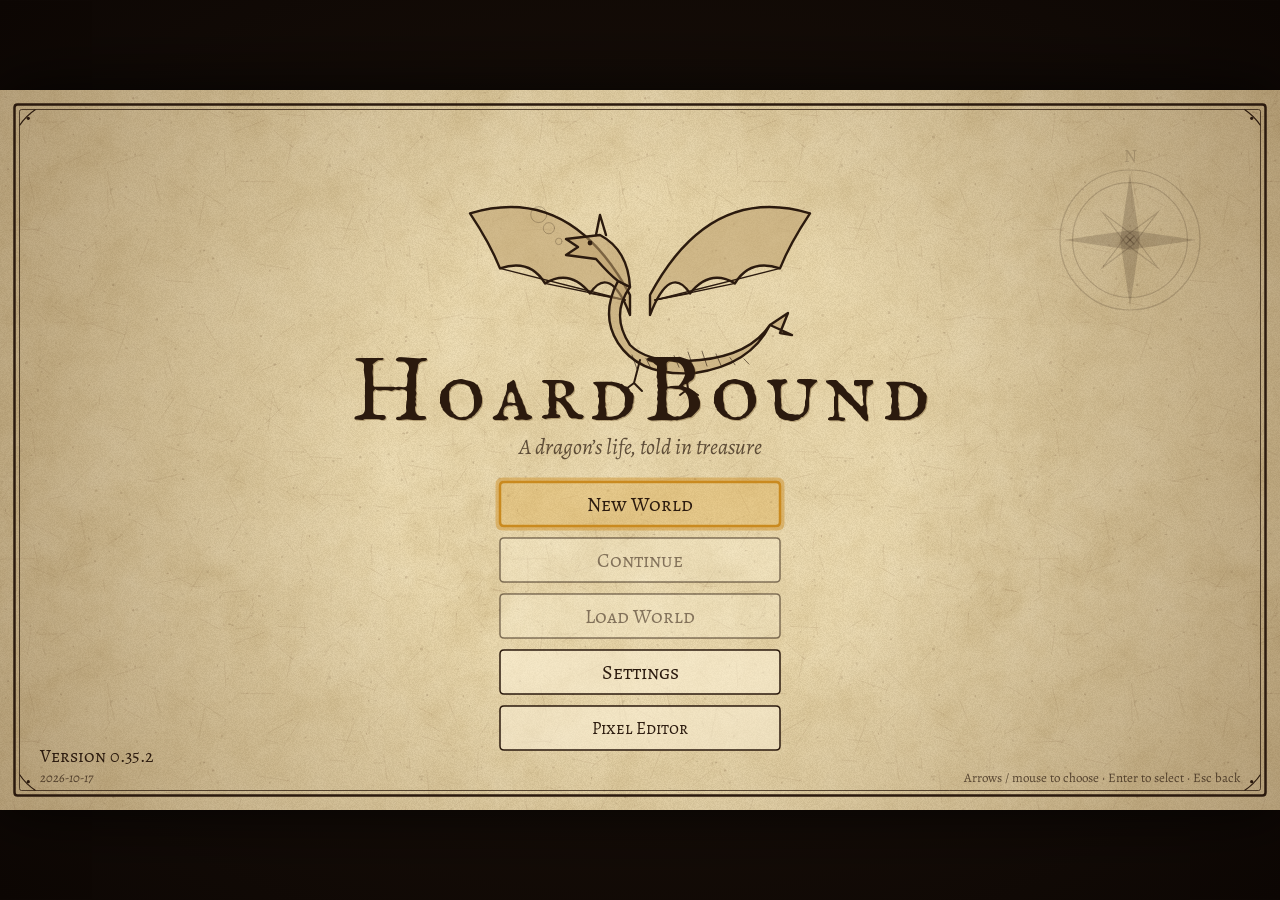
<file: index.html>
<!doctype html>
<html lang="en">
<head>
<meta charset="utf-8">
<meta name="viewport" content="width=device-width, initial-scale=1, maximum-scale=1, user-scalable=no">
<title>HoardBound</title>
<style>
  html, body { margin: 0; padding: 0; height: 100%; background: #120a06; overflow: hidden; }
  body { display: flex; align-items: center; justify-content: center; background: radial-gradient(ellipse at center, #1d120a 0%, #0d0704 100%); }
  canvas { display: block; box-shadow: 0 0 60px rgba(0,0,0,0.8); }
  /* never let the browser select, highlight or drag the page: on iPad a drag or long press otherwise tints the whole canvas */
  html, body, canvas { -webkit-user-select: none; user-select: none; -webkit-touch-callout: none; -webkit-tap-highlight-color: transparent; -webkit-user-drag: none; }
  @font-face { font-family: 'Alegreya'; src: url('assets/fonts/Alegreya-400.woff') format('woff'); font-style: normal; font-weight: 400; }
  @font-face { font-family: 'Alegreya'; src: url('assets/fonts/Alegreya-400i.woff') format('woff'); font-style: italic; font-weight: 400; }
  @font-face { font-family: 'Alegreya'; src: url('assets/fonts/Alegreya-700.woff') format('woff'); font-style: normal; font-weight: 700; }
  @font-face { font-family: 'Alegreya SC'; src: url('assets/fonts/AlegreyaSC-400.woff') format('woff'); font-style: normal; font-weight: 400; }
  @font-face { font-family: 'Alegreya SC'; src: url('assets/fonts/AlegreyaSC-700.woff') format('woff'); font-style: normal; font-weight: 700; }
  @font-face { font-family: 'IM Fell English SC'; src: url('assets/fonts/IMFellEnglishSC-Regular.woff') format('woff'); font-style: normal; }
</style>
</head>
<body>
<canvas id="game" width="1280" height="720"></canvas>

<!-- core -->
<script src="src/core/namespace.js"></script>
<script src="src/core/rng.js"></script>
<script src="src/core/math.js"></script>
<script src="src/core/noise.js"></script>
<script src="src/art/palette.js"></script>
<script src="src/core/settings.js"></script>
<script src="src/core/input.js"></script>
<script src="src/core/text.js"></script>
<script src="src/core/loop.js"></script>
<script src="src/art/pixel.js"></script>
<script src="src/art/pixelart.js"></script>
<script src="src/art/parchment.js"></script>
<script src="src/core/ui.js"></script>
<script src="src/core/audio.js"></script>
<!-- data -->
<script src="src/data/names.js"></script>
<script src="src/data/treasures.js"></script>
<script src="src/data/events.js"></script>
<script src="src/data/encounters.js"></script>
<script src="src/data/upgrades.js"></script>
<script src="src/data/domain.js"></script>
<script src="src/data/endgame.js"></script>
<script src="src/data/mapspec.js"></script>
<!-- world + game logic (headless-safe) -->
<script src="src/world/worldgen.js"></script>
<script src="src/world/world.js"></script>
<script src="src/game/stats.js"></script>
<script src="src/game/hoard.js"></script>
<script src="src/game/state.js"></script>
<script src="src/game/travel.js"></script>
<script src="src/game/preview.js"></script>
<script src="src/game/raid/raid.js"></script>
<script src="src/game/raid/templates.js"></script>
<script src="src/game/encounter.js"></script>
<script src="src/game/lair.js"></script>
<script src="src/game/ransom.js"></script>
<script src="src/game/tribute.js"></script>
<script src="src/game/factions.js"></script>
<script src="src/game/history.js"></script>
<script src="src/game/heat.js"></script>
<script src="src/game/worldsim.js"></script>
<script src="src/game/situations.js"></script>
<script src="src/game/keeper.js"></script>
<script src="src/game/sleep.js"></script>
<script src="src/game/petitions.js"></script>
<script src="src/game/renown.js"></script>
<script src="src/game/consequences.js"></script>
<script src="src/game/goals.js"></script>
<script src="src/game/domain.js"></script>
<script src="src/game/endgame.js"></script>
<script src="src/game/presets.js"></script>
<script src="src/game/cheats.js"></script>
<script src="src/core/save.js"></script>
<!-- art -->
<script src="assets/map/packs.js"></script>
<script src="src/art/mapassets.js"></script>
<script src="src/art/mapart.js"></script>
<script src="src/art/mapink.js"></script>
<script src="src/art/mapfx.js"></script>
<script src="src/art/sprites.js"></script>
<script src="src/art/dragon.js"></script>
<script src="src/art/lairart.js"></script>
<script src="src/art/illustrations.js"></script>
<!-- views -->
<script src="src/views/title.js"></script>
<script src="src/views/settings.js"></script>
<script src="src/views/newgame.js"></script>
<script src="src/views/generating.js"></script>
<script src="src/views/intro.js"></script>
<script src="src/views/cardview.js"></script>
<script src="src/views/raidview.js"></script>
<script src="src/views/lairview.js"></script>
<script src="src/views/sleepview.js"></script>
<script src="src/views/consequenceview.js"></script>
<script src="src/views/aimsview.js"></script>
<script src="src/views/menus.js"></script>
<script src="src/views/debugmenu.js"></script>
<script src="src/views/reputationview.js"></script>
<script src="src/views/mapview.js"></script>
<script src="src/views/map3d.js"></script>
<script src="src/views/artcatalog.js"></script>
<script src="src/views/washpreview.js"></script>
<script src="src/views/debugscenes.js"></script>
<script src="src/main.js"></script>
</body>
</html>
</file>
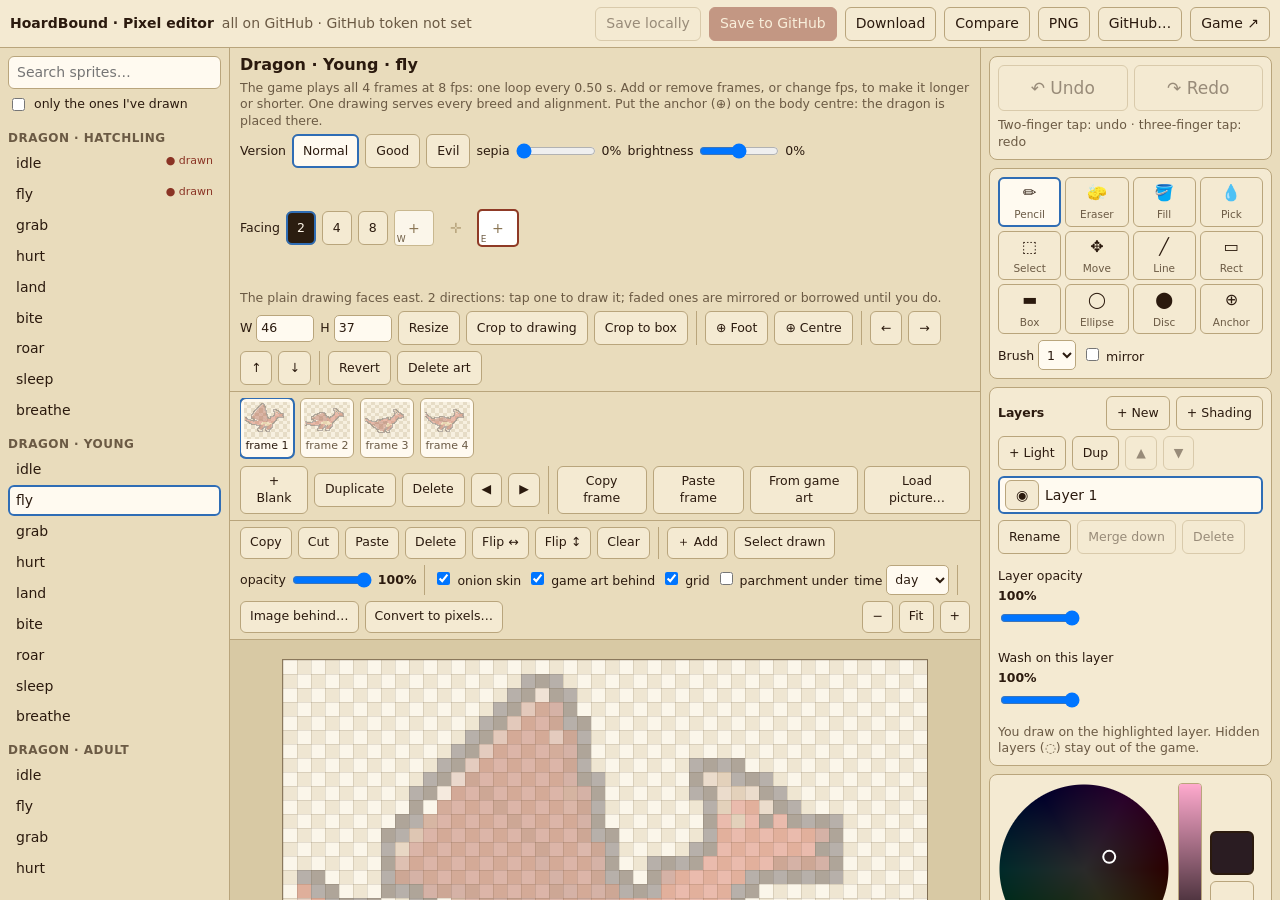
<file: editor/index.html>
<!doctype html>
<html lang="en">
<head>
<meta charset="utf-8">
<meta name="viewport" content="width=device-width, initial-scale=1, maximum-scale=1, user-scalable=no">
<title>HoardBound pixel editor</title>
<link rel="stylesheet" href="editor.css">
</head>
<body>
<!-- A development tool for drawing the game's pixel art (not part of the game, so ordinary HTML is fine here).
     Guide: docs/pixel-editor.md. Art is saved to assets/pixelart/ in the GitHub repo. -->
<header id="top">
  <strong>HoardBound · Pixel editor</strong>
  <span id="status" class="muted"></span>
  <span class="grow"></span>
  <button id="btn-local" title="Keep every changed drawing in this browser, for the game to show with Settings → Your drawings → Local test. Nothing goes to GitHub, so the site does not redeploy.">Save locally</button>
  <button id="btn-save" class="primary" title="Commit every changed sprite to the GitHub repo (assets/pixelart/) in one commit; the site redeploys">Save to GitHub</button>
  <button id="btn-download" title="Download the current sprite's file (to commit by hand)">Download</button>
  <button id="btn-compare" title="Put several sprites side by side on one ground line, at their size in the game, to check their proportions">Compare</button>
  <button id="btn-png" title="Download the current sprite's frames as one PNG strip">PNG</button>
  <button id="btn-settings" title="Your GitHub access token and the repository">GitHub…</button>
  <a class="btn" id="btn-game" href="../index.html" target="hb-game" title="Switch to the game's tab (opens it the first time)">Game ↗</a>
</header>
<main>
  <aside id="browser">
    <input id="search" type="search" placeholder="Search sprites…" autocomplete="off">
    <label class="row small"><input type="checkbox" id="only-mine"> only the ones I've drawn</label>
    <div id="list"></div>
  </aside>
  <section id="work">
    <div id="info">
      <div id="title"></div>
      <div id="note" class="muted small"></div>
      <div class="row small wrap" id="tone-row">
        <span title="Every sprite has a normal, a good and an evil version: the game uses good and evil in a kind or a cruel setting (the dragon by its deeds, the lair by its dragon, map symbols in a protector's or a tyrant's land). Until you draw one, the game tints the normal drawing.">Version</span>
        <button data-tone="" class="on" title="The normal drawing">Normal</button><button data-tone="good" title="The good version: your own drawing, or the automatic tint until you draw one">Good</button><button data-tone="evil" title="The evil version: your own drawing, or the automatic tint until you draw one">Evil</button>
        <label id="sepia-ctl" title="Lean every colour toward the map's sepia inks (each colour to the ink of its lightness), for the version selected: Normal, Good and Evil each have their own. 0 keeps your colours; the palette keeps them too.">sepia <input type="range" id="in-sepia" min="0" max="100" step="5" value="0"> <span id="sepia-v">0%</span></label>
        <label id="bright-ctl" title="Lighter or darker, for the version selected (Normal, Good and Evil each have their own), after the sepia lean, which can darken a drawing. 0 leaves it as it is.">brightness <input type="range" id="in-bright" min="-60" max="60" step="5" value="0"> <span id="bright-v">0%</span></label>
        <button id="tn-draw" class="primary" hidden title="Make this version its own drawing, starting from the tinted picture; change it as much as you like (another shape, lava, a curl…)">✎ Draw it</button>
        <span id="tone-own" class="muted" hidden>Your own drawing. <button id="tn-undraw" title="Remove this drawing; the game tints the normal one again">Use the automatic tint</button></span>
        <span id="tone-ctl" class="row wrap" hidden>
          <label title="Turn every colour round the colour wheel">hue <input type="range" id="tn-hue" min="-60" max="60"></label>
          <label title="Richer or greyer colours">colour <input type="range" id="tn-sat" min="-100" max="100"></label>
          <label title="Lighter or darker">light <input type="range" id="tn-light" min="-60" max="60"></label>
          <label title="A colour everything leans toward">tint <input type="color" id="tn-tint"></label>
          <label title="How far everything leans toward the tint">tint strength <input type="range" id="tn-mix" min="0" max="60"></label>
          <button id="tn-auto" title="Back to the game's automatic shift for this tone">Reset tint</button>
        </span>
      </div>
      <div class="row small wrap" id="dir-row" hidden>
        <span title="A sprite can face 2, 4 or 8 ways, each its own drawing with its own frames (its own animation). The plain drawing faces east; the map's dragon and travellers turn to the way they go.">Facing</span>
        <span id="dir-mode" class="row"><button data-dirs="2" title="East and west (west mirrors east unless you draw it)">2</button><button data-dirs="4" title="East, west, north (away) and south (toward you)">4</button><button data-dirs="8" title="All eight, with the diagonals">8</button></span>
        <div id="dir-grid" class="dirgrid"></div>
        <span id="dir-note" class="muted"></span>
      </div>
      <div class="row small wrap" id="size-row">
        <label>W <input id="in-w" type="number" min="1" max="512"></label>
        <label>H <input id="in-h" type="number" min="1" max="512"></label>
        <button id="btn-resize" title="Change the canvas size (keeps the drawing anchored at the top left)">Resize</button>
        <button id="btn-crop" title="Cut the canvas down to what is drawn (every frame and layer); the anchor stays on the drawing">Crop to drawing</button>
        <button id="btn-cropsel" title="Cut the canvas down to the selected box (drag one with Select first)">Crop to box</button>
        <span class="sep"></span>
        <button id="btn-anc-foot" title="Put the anchor at the middle of the drawing's foot (bottom centre): right for mountains, trees and places">⊕ Foot</button>
        <button id="btn-anc-centre" title="Put the anchor at the centre of the drawing">⊕ Centre</button>
        <span class="sep"></span>
        <button data-shift="-1,0" title="Shift every frame one pixel left">←</button>
        <button data-shift="1,0" title="Shift every frame one pixel right">→</button>
        <button data-shift="0,-1" title="Shift every frame one pixel up">↑</button>
        <button data-shift="0,1" title="Shift every frame one pixel down">↓</button>
        <span class="sep"></span>
        <label id="scale-wrap" title="Map symbols: logical map pixels per pixel (1 = one pixel per map pixel at zoom 1)">Scale <select id="in-scale"><option>0.5</option><option selected>1</option><option>1.5</option><option>2</option></select></label>
        <label id="mirror-wrap" title="Let the map show this symbol mirrored for variety. Leave it off when the drawing is shaded from one side (the light would swap sides)."><input type="checkbox" id="chk-symmirror"> may be mirrored</label>
        <button id="btn-revert" title="Throw away this sprite's unsaved changes">Revert</button>
        <button id="btn-delete-art" title="Remove your art for this sprite (the game's own art comes back after you save)">Delete art</button>
      </div>
    </div>
    <div id="frames-bar">
      <div id="frames"></div>
      <div class="row small" id="frame-buttons">
        <button id="fr-add" title="Add a blank frame after this one">+ Blank</button>
        <button id="fr-dup" title="Duplicate this frame">Duplicate</button>
        <button id="fr-del" title="Delete this frame">Delete</button>
        <button id="fr-left" title="Move this frame left">◀</button>
        <button id="fr-right" title="Move this frame right">▶</button>
        <span class="sep"></span>
        <button id="fr-copy" title="Copy the whole frame">Copy frame</button>
        <button id="fr-paste" title="Replace this frame with the copied one">Paste frame</button>
        <button id="fr-ref" title="Replace this frame with the game's current drawing of it">From game art</button>
        <button id="fr-load" title="Load a picture from your computer into this frame (several fill the next frames). You can also drag pictures from Explorer onto a frame box.">Load picture…</button>
        <input type="file" id="in-frload" accept="image/*" multiple hidden>
        <span id="var-buttons" class="row" hidden>
          <span class="muted" title="Each variant is its own drawing, with its own size, anchor and layers. Where the map puts this symbol it picks one of them at random.">Variants (one at random per spot):</span>
          <button id="v-add" title="A new blank variant, the size of this one">+ New variant</button>
          <button id="v-dup" title="A new variant that starts as a copy of this one">Duplicate variant</button>
          <button id="v-del" title="Delete this variant (and its own good and evil drawings)">Delete variant</button>
        </span>
      </div>
    </div>
    <div id="edit-bar" class="row wrap small">
      <button id="btn-copy" title="Copy the selection (Ctrl/Cmd+C)">Copy</button>
      <button id="btn-cut" title="Cut the selection (Ctrl/Cmd+X)">Cut</button>
      <button id="btn-paste" title="Paste (Ctrl/Cmd+V): drag it into place, then tap outside or press Enter">Paste</button>
      <button id="btn-del" title="Delete the selection (Delete)">Delete</button>
      <button id="btn-flip" title="Flip the selection (or the frame) left-right">Flip ↔</button>
      <button id="btn-flipv" title="Flip the selection (or the frame) upside down">Flip ↕</button>
      <button id="btn-clear" title="Clear this frame">Clear</button>
      <span class="sep"></span>
      <button id="btn-seladd" title="Add to the selection: each tap or box with Select adds to what is selected (with a keyboard: hold Ctrl, Cmd or Shift)">＋ Add</button>
      <button id="btn-seldrawn" title="Select every drawn pixel of this frame on the layer you draw on">Select drawn</button>
      <label title="Opacity of the selected pixels: lower lets the parchment (or whatever the sprite is drawn on) show through">opacity <input type="range" id="in-alpha" min="0" max="100" value="100"> <b id="alpha-v">100%</b></label>
      <span class="sep"></span>
      <label><input type="checkbox" id="chk-onion" checked> onion skin</label>
      <label title="The game's current drawing, faintly behind yours, to trace or size against"><input type="checkbox" id="chk-ref"> game art behind</label>
      <label><input type="checkbox" id="chk-grid" checked> grid</label>
      <label title="The map's parchment under the drawing, at map scale, to see how it sits on the map; the eyedropper picks its colours where nothing is drawn"><input type="checkbox" id="chk-paper"> parchment under</label>
      <label title="See the drawing at a time of day, as the map shows it (Settings → Time of day): lights glow at dusk and night (fires flicker), smoke rises; each light layer's Day / Dusk / Night ticks say when it shows">time <select id="sel-time"><option value="day">day</option><option value="dusk">dusk</option><option value="night">night</option></select></label>
      <span class="sep"></span>
      <button id="btn-refimg" title="Load your own picture behind the pixels, to draw over it (kept in this browser for this sprite)">Image behind…</button>
      <input type="file" id="in-refimg" accept="image/*" hidden>
      <button id="btn-convert" title="Turn your picture into pixel art on this grid (where it sits behind the pixels), with sliders to tune it">Convert to pixels…</button>
      <span id="refimg-ctl" class="row" hidden>
        <label title="How strongly your picture shows">opacity <input type="range" id="in-refop" min="5" max="100" value="50"></label>
        <label title="Size of your picture (100 = fits the canvas)">size <input type="range" id="in-refsc" min="10" max="400" value="100"></label>
        <button id="btn-refmove" title="Drag on the canvas to move your picture (tap again to draw)">Move it</button>
        <button id="btn-reffront" title="Show your picture over the pixels instead of behind them">On top</button>
        <button id="btn-refdel" title="Remove your picture">✕</button>
      </span>
      <span class="grow"></span>
      <button id="zoom-out" title="Zoom out (or pinch)">−</button><button id="zoom-fit" title="Fit">Fit</button><button id="zoom-in" title="Zoom in (or pinch)">+</button>
    </div>
    <div id="stage"><canvas id="canvas"></canvas>
      <div id="conv" class="panel" hidden>
        <div class="row"><b>Picture → pixels</b><span class="grow"></span><label class="small"><input type="checkbox" id="cv-show" checked> preview</label><button id="cv-side" title="Move this panel to the other side">⇆</button></div>
        <div class="small muted">Uses your picture where it sits on the grid: move and size it with the Image behind controls.</div>
        <label class="col small">Keep <select id="cv-keep"><option value="both">Lines and colours</option><option value="lines">Lines only (no colours)</option><option value="colours">Colours only (no lines)</option></select></label>
        <div id="cv-colour-ctl">
        <label class="col small">Colours <b id="cv-n-v"></b><input type="range" id="cv-n" min="2" max="32" value="10"></label>
        <label class="col small">Palette <select id="cv-pal"><option value="free">Free: the picture's own colours</option><option value="sprite">This sprite's colours</option><option value="game">Game colours</option></select></label>
        <label class="col small">Dark lines: how dark counts as a line <b id="cv-dark-v"></b><input type="range" id="cv-dark" min="0" max="100" value="35"></label>
        <label class="col small">Line pickup: how much of a pixel must be line <b id="cv-cover-v"></b><input type="range" id="cv-cover" min="2" max="80" value="22"></label>
        <label class="col small">Remove background (paper) <b id="cv-bg-v"></b><input type="range" id="cv-bg" min="0" max="100" value="30"></label>
        <label class="col small">Colour boost <b id="cv-sat-v"></b><input type="range" id="cv-sat" min="50" max="200" value="120"></label>
        </div>
        <div class="row small wrap"><label>Line colour <input type="color" id="cv-line" value="#2a1c22"></label><label><input type="checkbox" id="cv-outline"> outline the shape</label></div>
        <div class="row small"><label>Put it in <select id="cv-into"><option value="apart">new layers: lines above colours</option><option value="new">one new layer</option><option value="this">this layer (this frame)</option></select></label></div>
        <div class="row"><button id="cv-cancel">Cancel</button><span class="grow"></span><button id="cv-apply" class="primary">Apply</button></div>
      </div>
    </div>
  </section>
  <aside id="side">
    <div class="panel">
      <div class="row"><button id="btn-undo" class="big grow" title="Undo (Ctrl/Cmd+Z, or tap the canvas with two fingers)">↶ Undo</button><button id="btn-redo" class="big grow" title="Redo (Ctrl/Cmd+Shift+Z, or tap with three fingers)">↷ Redo</button></div>
      <div class="small muted">Two-finger tap: undo · three-finger tap: redo</div>
    </div>
    <div class="panel">
      <div class="tools" id="tools">
        <button data-tool="pencil" title="Pencil (B)">✏️<span>Pencil</span></button>
        <button data-tool="eraser" title="Eraser (E)">🧽<span>Eraser</span></button>
        <button data-tool="fill" title="Fill (G)">🪣<span>Fill</span></button>
        <button data-tool="picker" title="Eyedropper (I): pick a colour from the art">💧<span>Pick</span></button>
        <button data-tool="select" title="Select a box (M): drag; drag inside it to move">⬚<span>Select</span></button>
        <button data-tool="move" title="Move (V) the selection or pasted pixels">✥<span>Move</span></button>
        <button data-tool="line" title="Line (L): drag">╱<span>Line</span></button>
        <button data-tool="rect" title="Rectangle (R): drag">▭<span>Rect</span></button>
        <button data-tool="rectf" title="Filled rectangle (Shift+R): drag">▬<span>Box</span></button>
        <button data-tool="ellipse" title="Ellipse (O): drag">◯<span>Ellipse</span></button>
        <button data-tool="ellipsef" title="Filled ellipse (Shift+O): drag">⬤<span>Disc</span></button>
        <button data-tool="anchor" title="Anchor: tap where the sprite stands (or the dragon's body centre)">⊕<span>Anchor</span></button>
      </div>
      <div class="row small"><label>Brush <select id="in-brush"><option>1</option><option>2</option><option>3</option></select></label>
        <label><input type="checkbox" id="chk-mirror"> mirror</label></div>
    </div>
    <div class="panel" id="layers-panel">
      <div class="row small wrap"><b>Layers</b><span class="grow"></span>
        <button id="ly-add" title="A new empty layer above this one">+ New</button>
        <button id="ly-shade" title="A shading layer above this one: paint where the light falls and where the shadows are; the game lights the layers below with it">+ Shading</button>
        <button id="ly-light" title="A light layer (on top): mark where light comes from, like a fire, lit windows or a lantern; at dusk and night the game glows them">+ Light</button>
        <button id="ly-dup" title="Duplicate this layer">Dup</button>
        <button id="ly-up" title="Move this layer up">▲</button>
        <button id="ly-down" title="Move this layer down">▼</button>
      </div>
      <div id="layers"></div>
      <div class="row small">
        <button id="ly-rename" title="Rename this layer">Rename</button>
        <button id="ly-merge" title="Merge this layer into the one below it">Merge down</button>
        <button id="ly-del" title="Delete this layer">Delete</button>
      </div>
      <div id="shade-box" class="col small" hidden>
        <div class="muted">Shading: paint the light (from the left) and the shadows; the game lights the layers below. A mirrored copy swaps them, so the light stays on its side.</div>
        <div class="row"><button data-shade="1" title="Where the light falls">☀ Lit</button><button data-shade="2" title="In shadow">◐ Shadow</button><button data-shade="3" title="Deep shadow">● Deep</button></div>
        <label class="col" title="How strongly the lit marks lean toward a warm light">Light <b id="sh-light-v"></b><input type="range" id="sh-light" min="0" max="80"></label>
        <label class="col" title="How strongly the shadow marks lean toward ink">Shadow <b id="sh-dark-v"></b><input type="range" id="sh-dark" min="0" max="80"></label>
        <label title="Shadows as hatched lines, like an engraved map"><input type="checkbox" id="sh-hatch"> hatched shadows</label>
        <div class="row"><label title="Show where you painted (yellow lit, blue shadow, purple deep)"><input type="checkbox" id="sh-marks" checked> show marks</label>
          <span class="grow"></span><span title="Preview the light from the other side (what a mirrored or turned copy gets)">light from</span><button id="sh-left" class="on">◀</button><button id="sh-right">▶</button></div>
        <button id="sh-suggest" title="Fill this frame's shading from the shape: lit on the left of each part, shadow on the right, deep at the far edge. A start to paint over.">Suggest shading</button>
      </div>
      <div id="light-box" class="col small" hidden>
        <div class="muted">Lights: paint where light comes from. By day nothing changes; at dusk and night the game glows these pixels and casts a pool of light around each patch (pick <b>time</b> above the canvas to see it). Smoke rises from its patches day and night. <b>Shows at</b> changes when this layer shows.</div>
        <div class="row wrap"><button data-light="1" title="A campfire, a brazier, a burning roof: orange, flickers"><span class="lsw" style="background:#ff8a2c"></span>Fire</button><button data-light="2" title="Lit windows, candles: warm and steady"><span class="lsw" style="background:#ffcf6a"></span>Window</button><button data-light="3" title="A lantern or torch someone carries: small, sways a little"><span class="lsw" style="background:#ffe39a"></span>Lantern</button><button data-light="4" title="Magic, wards, crystals: cool blue, pulses"><span class="lsw" style="background:#86d3ff"></span>Magic</button><button data-light="5" title="Embers, a dying fire, lava: dim red, flickers"><span class="lsw" style="background:#e0522e"></span>Embers</button><button data-light="6" title="Smoke from a chimney, a campfire, a forge or a burning roof: rises and drifts, day and night (it does not glow)"><span class="lsw" style="background:#6a5a4a"></span>Smoke</button></div>
        <label class="col" title="How bright this light is (for smoke: how thick). Pick it, then paint: each patch keeps its own, so one drawing can hold a dim candle and a roaring fire. Glow below brightens the whole layer.">Intensity <b id="lt-int-v"></b><input type="range" id="lt-int" min="0" max="6" step="1"></label>
        <div id="lt-when" class="row wrap" title="When this layer's lights and smoke show on the map (Settings → Time of day). Untouched, lights show at dusk and night and smoke all the time.">Shows at <label><input type="checkbox" data-when="day"> day</label><label><input type="checkbox" data-when="dusk"> dusk</label><label><input type="checkbox" data-when="night"> night</label> <span id="lt-when-auto" class="muted">(automatic)</span><button id="lt-when-reset" hidden title="Back to automatic: lights at dusk and night, smoke all the time">Automatic</button></div>
        <label class="col" title="How bright every light on this layer is (each patch's own intensity on top)">Layer glow <b id="lt-glow-v"></b><input type="range" id="lt-glow" min="20" max="200"></label>
        <label class="col" title="How far the light reaches around each patch">Reach <b id="lt-size-v"></b><input type="range" id="lt-size" min="30" max="300"></label>
      </div>
      <label class="col small" title="How solid the whole layer is: lower lets what is under it show through (in the game too)">Layer opacity <b id="ly-op-v"></b><input type="range" id="ly-op" min="0" max="100" value="100"></label>
      <label class="col small" title="Map symbols: how much of the map's territory watercolour (kind green, cruel rust) lands on this layer's pixels. The ground keeps its wash; lower keeps the drawing clearer. Shown here with parchment under and Good or Evil.">Wash on this layer <b id="ly-wash-v"></b><input type="range" id="ly-wash" min="0" max="100" value="100"></label>
      <div class="small muted">You draw on the highlighted layer. Hidden layers (◌) stay out of the game.</div>
    </div>
    <div class="panel" id="colour-panel">
      <div id="wheel-box">
        <canvas id="wheel" title="Drag: the colour around the dial, stronger towards the edge"></canvas>
        <canvas id="vbar" title="Drag: lighter up, darker down"></canvas>
        <div class="wheel-side">
          <div id="cur-swatch" title="The colour you draw with"></div>
          <div id="old-swatch" title="The colour before your last change on the wheel: tap to go back to it"></div>
        </div>
      </div>
      <div class="row small">
        <input id="in-hex" maxlength="7" spellcheck="false" autocomplete="off" title="Type a colour as #rrggbb, then Enter">
        <label title="Change this colour everywhere it is used in the sprite while you move the wheel (one undo step)"><input type="checkbox" id="chk-recolor"> change it everywhere</label>
      </div>
      <div class="small muted">This sprite's colours</div>
      <div id="palette" class="swatches"></div>
      <div class="row small"><b>Saved palettes</b><span id="pal-unsaved" class="muted" hidden>· unsaved</span><span class="grow"></span><select id="pal-sel" title="Your saved palettes"></select></div>
      <div id="pal-swatches" class="swatches"></div>
      <div class="row small wrap">
        <button id="pal-new" title="A new palette, starting with this sprite's colours">+ New</button>
        <button id="pal-add" title="Add the colour you draw with to this palette">+ Colour</button>
        <button id="pal-remove" title="Then tap a colour in the palette to take it out">− Colour</button>
        <button id="pal-use" title="Add all of this palette's colours to this sprite's colours">Use all</button>
        <button id="pal-rename" title="Rename this palette">Rename</button>
        <button id="pal-del" title="Delete this palette">Delete</button>
      </div>
      <details id="gamepal-wrap" open><summary class="small muted">Game colours</summary><div id="gamepal" class="swatches"></div></details>
    </div>
    <div class="panel" id="preview-panel">
      <div class="row small">
        <button id="btn-play" class="primary">▶ Play</button>
        <label title="Saved with the drawing: the game plays it at this speed (Save locally or Save to GitHub keeps it)">speed <input id="in-fps" type="number" min="0.5" max="30" step="0.5"> fps</label>
        <select id="in-pscale"><option value="1">1×</option><option value="2">2×</option><option value="3">3×</option><option value="4" selected>4×</option></select>
        <select id="in-bg"><option value="raid">raid</option><option value="parchment">parchment</option><option value="dark">dark</option><option value="checker">checker</option></select>
      </div>
      <canvas id="preview" width="300" height="200"></canvas>
      <div class="row small wrap">
        <button id="btn-samplemap" title="Your map symbols on a small sample map">Sample map</button>
        <button id="btn-maplook" title="One patch of map three ways: as it looks now, the suggested look (quiet terrain, light roads, places that stand out) and the same with full-resolution terrain">Map look test</button>
        <button id="btn-game-map" title="Open the game's map preview with your unsaved art (this browser)">Map in game ↗</button>
        <button id="btn-game-dragon" title="Open the game's dragon sheet with your unsaved art (this browser)">Dragons in game ↗</button>
        <button id="btn-game-lair" title="Open a test campaign's lair with your unsaved art (this browser)">Lair in game ↗</button>
      </div>
    </div>
  </aside>
</main>
<dialog id="dlg-compare">
  <div class="col">
    <div class="row wrap small">
      <b>Compare</b>
      <button id="cmp-here" class="primary" title="Add the sprite you have open (this variant, direction or version)">＋ This sprite</button>
      <input id="cmp-search" list="cmp-options" placeholder="Add another: type a name…" autocomplete="off">
      <datalist id="cmp-options"></datalist>
      <button id="cmp-add">Add</button>
      <span class="sep"></span>
      <label title="As in the game: each at its size on the 1280×720 screen (raid sprites and dragons 4 screen px per pixel, the lair's pictures 2, map symbols their scale at map zoom 1). Pixel for pixel: every pixel the same size.">size <select id="cmp-mode"><option value="game">as in the game</option><option value="pixel">pixel for pixel</option></select></label>
      <label>zoom <input type="range" id="cmp-zoom" min="0.25" max="4" step="0.25"> <span id="cmp-zoom-v"></span></label>
      <label title="Which row of each sprite stands on the line: the bottom of what is drawn (feet), the anchor (where the game places it), or the bottom of the canvas">stand on <select id="cmp-align"><option value="feet">feet (drawn bottom)</option><option value="anchor">anchor</option><option value="canvas">canvas bottom</option></select></label>
      <label><input type="checkbox" id="cmp-anim"> animate</label>
      <select id="cmp-bg"><option value="parchment">parchment</option><option value="raid">sky</option><option value="dark">dark</option><option value="checker">checker</option></select>
      <button id="cmp-clear" title="Take every sprite off">Clear</button>
      <span class="grow"></span>
      <button id="cmp-close">Close</button>
    </div>
    <div id="cmp-list" class="row wrap small"></div>
    <div id="cmp-empty" class="muted small">Add sprites to see them side by side: your drawing as the game shows it, or the game's own art where you have not drawn yet. Tap one to draw it.</div>
    <div id="cmp-wrap"><canvas id="cmp-canvas"></canvas></div>
  </div>
</dialog>
<dialog id="dlg-maplook">
  <div class="col">
    <div class="row wrap small"><b>Map look test</b><span class="muted">One patch of map, three ways. Your drawings are used where you have them (saved, local or unsaved); the game's ink drawings elsewhere. Nothing in the game changes.</span><span class="grow"></span>
      <label>zoom <select id="ml-zoom"><option value="1.4">1.4</option><option value="1.9" selected>1.9</option><option value="2.6">2.6</option></select></label><button id="ml-close">Close</button></div>
    <div id="ml-wrap"></div>
  </div>
</dialog>
<dialog id="dlg-settings">
  <form method="dialog">
    <h3>Save to GitHub</h3>
    <p class="small">The editor commits your art straight to the repository, so it is versioned and the site redeploys with
      it. It needs a <b>fine-grained personal access token</b> (GitHub → Settings → Developer settings → Fine-grained tokens):
      repository access <i>only this repository</i>, permission <i>Contents: Read and write</i>. The token is kept in this
      browser only (localStorage) and sent only to api.github.com.</p>
    <label class="col">Token <input id="gh-token" type="password" autocomplete="off" placeholder="github_pat_…"></label>
    <label class="col">Repository <input id="gh-repo" placeholder="owner/name"></label>
    <label class="col">Branch <input id="gh-branch" placeholder="(the repository's default branch)"></label>
    <div class="row"><button value="cancel">Cancel</button><span class="grow"></span><button id="gh-forget" value="forget">Forget token</button><button id="gh-ok" value="ok" class="primary">Keep</button></div>
  </form>
</dialog>
<div id="toast"></div>
<script src="../src/core/namespace.js"></script>
<script src="../src/core/rng.js"></script>
<script src="../src/core/math.js"></script>
<script src="../src/core/noise.js"></script>
<script src="../src/art/palette.js"></script>
<script src="../src/core/text.js"></script>
<script src="../src/art/pixel.js"></script>
<script src="../src/art/pixelart.js"></script>
<script src="../src/art/parchment.js"></script>
<script src="../src/art/sprites.js"></script>
<script src="../src/art/dragon.js"></script>
<script src="../src/data/upgrades.js"></script>
<script src="../src/art/lairart.js"></script>
<script src="../src/data/mapspec.js"></script>
<script src="../src/art/mapassets.js"></script>
<script src="../src/art/mapart.js"></script>
<script src="../tools/mapart-page.js"></script>
<script src="editor.js"></script>
</body>
</html>
</file>
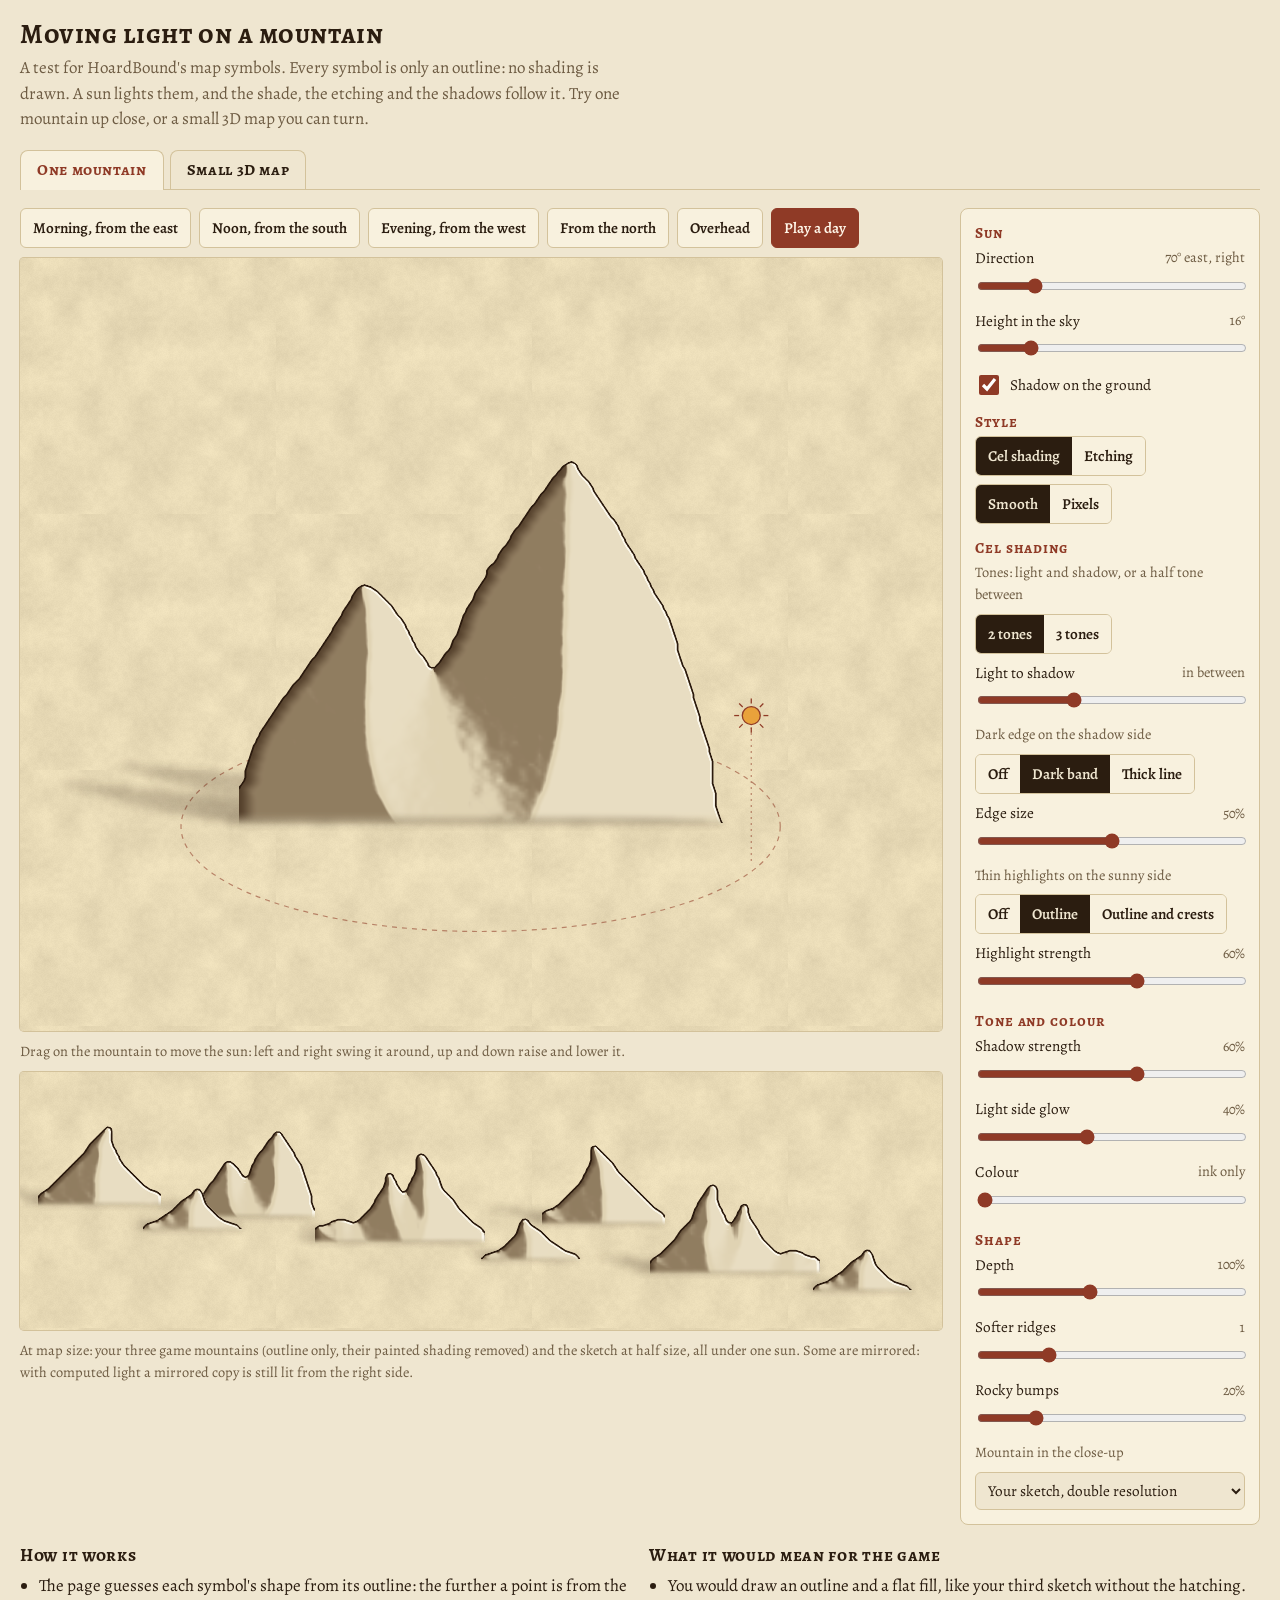
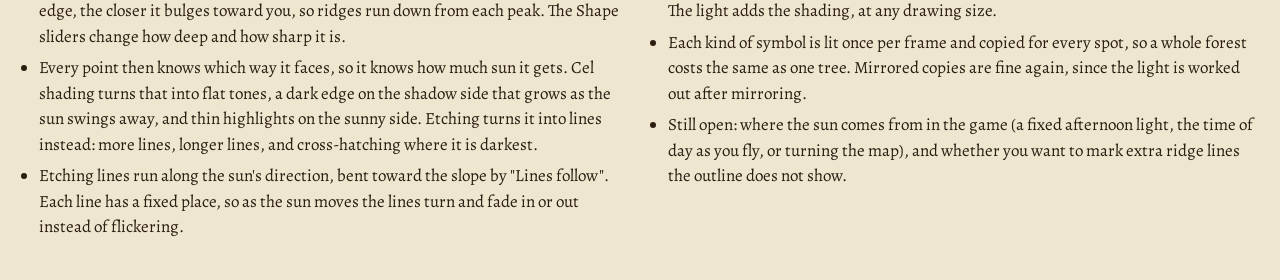
<file: docs/ideas/dynamic-shading-test.html>
<!doctype html>
<!-- HoardBound idea test (docs/ideas/dynamic-shading.md): symbols lit by a moving sun, cel shading or etching, a small 3D map.
     Standalone: open this file in a browser (works from file://). Not part of the game. -->
<html lang="en"><head><meta charset="utf-8"><meta name="viewport" content="width=device-width, initial-scale=1, viewport-fit=cover">
<title>Moving Light Test</title>
<link rel="preconnect" href="https://fonts.googleapis.com">
<link rel="preconnect" href="https://fonts.gstatic.com" crossorigin>
<link rel="stylesheet" href="https://fonts.googleapis.com/css2?family=Alegreya:ital,wght@0,400;0,600;1,400&family=Alegreya+SC:wght@500;700&display=swap">
<style>
body { margin: 0 }
/* Layout: the lit mountain is the page; a stage column (big view, sun presets, map row) beside a narrow column of sliders. */
:root {
  --bg: #efe6d0;        /* page parchment */
  --panel: #f8f1de;     /* control column */
  --fg: #2b1d10;        /* sepia ink */
  --muted: #6e5c43;
  --line: #d3c29b;
  --accent: #8f3a26;    /* the editor's sealing-wax red */
  --accent-fg: #fff6e8;
  --body: 'Alegreya', Georgia, 'Times New Roman', serif;
  --label: 'Alegreya SC', 'Alegreya', Georgia, serif;
}
@media (prefers-color-scheme: dark) { :root:not([data-theme="light"]) { --bg: #1c1712; --panel: #261f18; --fg: #ece1c9; --muted: #b5a383; --line: #4b3e2d; --accent: #d9805a; --accent-fg: #1c1712; color-scheme: dark } }
:root[data-theme="dark"] { --bg: #1c1712; --panel: #261f18; --fg: #ece1c9; --muted: #b5a383; --line: #4b3e2d; --accent: #d9805a; --accent-fg: #1c1712; color-scheme: dark }
* { box-sizing: border-box }
[hidden] { display: none !important }
body { background: var(--bg); color: var(--fg); font: 17px/1.5 var(--body); padding-inline: 16px; padding-block: 18px 40px }
.wrap { max-width: 1240px; margin: 0 auto; display: grid; gap: 18px }
header h1 { font: 700 1.7rem/1.15 var(--label); letter-spacing: .02em; margin: 0; text-wrap: balance }
header p { margin: 6px 0 0; color: var(--muted); max-width: 68ch }
.layout { display: grid; gap: 18px; grid-template-columns: minmax(0, 1fr) 300px; align-items: start }
@media (max-width: 980px) { .layout { grid-template-columns: minmax(0, 1fr) } }
.stage { display: grid; gap: 10px; min-width: 0 }
canvas { display: block; width: 100%; height: auto; border-radius: 4px; box-shadow: 0 0 0 1px var(--line) }
#big { touch-action: none; cursor: grab }
#big.drag { cursor: grabbing }
.cap { font-size: .9rem; color: var(--muted); margin: 0 }
.row { display: flex; flex-wrap: wrap; gap: 8px; align-items: center }
button { font: 600 .95rem var(--body); color: var(--fg); background: var(--panel); border: 1px solid var(--line); border-radius: 6px; padding: 7px 12px; min-height: 40px; cursor: pointer }
button:hover { border-color: var(--muted) }
button:focus-visible, input:focus-visible, select:focus-visible { outline: 2px solid var(--accent); outline-offset: 2px }
button.primary { background: var(--accent); color: var(--accent-fg); border-color: var(--accent) }
.seg { display: inline-flex; border: 1px solid var(--line); border-radius: 6px; overflow: hidden }
.seg button { border: 0; border-radius: 0; min-height: 38px }
.seg button[aria-pressed="true"] { background: var(--fg); color: var(--bg) }
aside { background: var(--panel); border: 1px solid var(--line); border-radius: 8px; padding: 14px; display: grid; gap: 14px; min-width: 0 }
@media (max-width: 980px) { aside { grid-template-columns: repeat(auto-fit, minmax(240px, 1fr)) } }
fieldset { border: 0; margin: 0; padding: 0; display: grid; gap: 8px; min-width: 0 }
legend { font: 700 .95rem var(--label); letter-spacing: .06em; color: var(--accent); padding: 0; margin-bottom: 4px }
.ctl { display: grid; grid-template-columns: 1fr auto; gap: 0 8px; align-items: center }
.ctl label { font-size: .95rem }
.ctl output { font-variant-numeric: tabular-nums; color: var(--muted); font-size: .9rem }
.ctl input[type=range] { grid-column: 1 / -1; width: 100%; accent-color: var(--accent); height: 28px }
.chk { display: flex; gap: 8px; align-items: center; font-size: .95rem }
.chk input { width: 20px; height: 20px; accent-color: var(--accent) }
select { font: .95rem var(--body); color: var(--fg); background: var(--bg); border: 1px solid var(--line); border-radius: 6px; padding: 6px 8px; min-height: 38px; width: 100% }
.tabs { display: flex; gap: 6px; flex-wrap: wrap; border-bottom: 1px solid var(--line) }
.tabs button { border: 1px solid var(--line); border-bottom: 0; border-radius: 8px 8px 0 0; background: transparent; font: 700 1rem var(--label); letter-spacing: .04em; padding: 8px 16px; margin-bottom: -1px }
.tabs button[aria-selected="true"] { background: var(--panel); color: var(--accent) }
#m3 { touch-action: none; cursor: grab }
#m3.drag { cursor: grabbing }
.ctl.inline { grid-template-columns: auto 1fr auto; gap: 8px; min-width: 200px; flex: 1 }
.ctl.inline input[type=range] { grid-column: auto }
.notes { display: grid; gap: 18px; grid-template-columns: repeat(auto-fit, minmax(280px, 1fr)) }
.notes section { min-width: 0 }
.notes h2 { font: 700 1.1rem var(--label); letter-spacing: .04em; margin: 0 0 6px }
.notes ul { margin: 0; padding-left: 1.1em; display: grid; gap: 6px }
.notes p { margin: 0 }
</style>
</head><body>
<div class="wrap">
  <header>
    <h1>Moving light on a mountain</h1>
    <p>A test for HoardBound's map symbols. Every symbol is only an outline: no shading is drawn. A sun lights them, and the shade, the etching and the shadows follow it. Try one mountain up close, or a small 3D map you can turn.</p>
  </header>
  <div class="tabs" role="tablist" aria-label="Views">
    <button role="tab" id="tab-one" aria-selected="true" aria-controls="pane-one">One mountain</button>
    <button role="tab" id="tab-map" aria-selected="false" aria-controls="pane-map">Small 3D map</button>
  </div>
  <div class="layout">
    <div class="stage">
      <div class="row" role="group" aria-label="Sun positions">
        <button data-sun="70,16">Morning, from the east</button>
        <button data-sun="8,58">Noon, from the south</button>
        <button data-sun="292,14">Evening, from the west</button>
        <button data-sun="180,24">From the north</button>
        <button data-sun="40,84">Overhead</button>
        <button id="play" class="primary">Play a day</button>
      </div>
      <div id="pane-one" role="tabpanel" aria-labelledby="tab-one" class="stage">
        <canvas id="big" aria-label="The mountain lit by a movable sun. Drag to move the sun."></canvas>
        <p class="cap">Drag on the mountain to move the sun: left and right swing it around, up and down raise and lower it.</p>
        <canvas id="map" aria-label="A row of mountains at map size, lit by the same sun."></canvas>
        <p class="cap">At map size: your three game mountains (outline only, their painted shading removed) and the sketch at half size, all under one sun. Some are mirrored: with computed light a mirrored copy is still lit from the right side.</p>
      </div>
      <div id="pane-map" role="tabpanel" aria-labelledby="tab-map" class="stage" hidden>
        <canvas id="m3" aria-label="A small 3D map with mountains, hills, a forest and a river, lit by the sun. Drag to turn the map or move the sun."></canvas>
        <div class="row">
          <span class="seg" role="group" aria-label="What dragging does"><button id="d-turn" aria-pressed="true">Drag turns the map</button><button id="d-sun" aria-pressed="false">Drag moves the sun</button></span>
          <button id="m3-reset">North up</button>
        </div>
        <div class="row">
          <span class="cap">Sun stays</span>
          <span class="seg" role="group" aria-label="Where the sun stays when you turn the map"><button id="s-view" aria-pressed="true">With the view</button><button id="s-map" aria-pressed="false">On the map</button></span>
        </div>
        <div class="row">
          <div class="ctl inline"><label for="tilt">Tilt</label><input id="tilt" type="range" min="20" max="80" value="40"><output id="tilt-o"></output></div>
          <div class="ctl inline"><label for="zoom">Zoom</label><input id="zoom" type="range" min="70" max="260" value="120"><output id="zoom-o"></output></div>
        </div>
        <p class="cap">With the view: the sun keeps its place on the screen while you turn the map, so the lit side is always the same side. On the map: the sun stays put in the world, so turning the map changes which side of each symbol faces it. The compass shows north and where the sun is (closer to the middle is higher).</p>
      </div>
    </div>
    <aside>
      <fieldset>
        <legend>Sun</legend>
        <div class="ctl"><label for="az">Direction</label><output id="az-o"></output><input id="az" type="range" min="0" max="359" step="1" value="70"></div>
        <div class="ctl"><label for="el">Height in the sky</label><output id="el-o"></output><input id="el" type="range" min="0" max="89" step="1" value="16"></div>
        <label class="chk"><input id="shadow" type="checkbox" checked> Shadow on the ground</label>
      </fieldset>
      <fieldset>
        <legend>Style</legend>
        <div class="row"><span class="seg" role="group" aria-label="Style" data-set="style"><button data-v="cel" aria-pressed="true">Cel shading</button><button data-v="etch" aria-pressed="false">Etching</button></span></div>
        <div class="row"><span class="seg" role="group" aria-label="Smooth or pixel"><button id="m-pen" aria-pressed="true">Smooth</button><button id="m-pix" aria-pressed="false">Pixels</button></span></div>
      </fieldset>
      <fieldset id="fs-cel">
        <legend>Cel shading</legend>
        <span class="cap">Tones: light and shadow, or a half tone between</span>
        <div class="row"><span class="seg" role="group" aria-label="Tones" data-set="tones"><button data-v="2" aria-pressed="true">2 tones</button><button data-v="3" aria-pressed="false">3 tones</button></span></div>
        <div class="ctl"><label for="blend">Light to shadow</label><output id="blend-o"></output><input id="blend" type="range" min="0" max="100" value="35"></div>
        <span class="cap">Dark edge on the shadow side</span>
        <div class="row"><span class="seg" role="group" aria-label="Dark edge" data-set="edgeMode"><button data-v="off" aria-pressed="false">Off</button><button data-v="band" aria-pressed="true">Dark band</button><button data-v="line" aria-pressed="false">Thick line</button></span></div>
        <div class="ctl"><label for="edge">Edge size</label><output id="edge-o"></output><input id="edge" type="range" min="0" max="100" value="50"></div>
        <span class="cap">Thin highlights on the sunny side</span>
        <div class="row"><span class="seg" role="group" aria-label="Highlights" data-set="hiMode"><button data-v="off" aria-pressed="false">Off</button><button data-v="rim" aria-pressed="true">Outline</button><button data-v="crest" aria-pressed="false">Outline and crests</button></span></div>
        <div class="ctl"><label for="hi">Highlight strength</label><output id="hi-o"></output><input id="hi" type="range" min="0" max="100" value="60"></div>
      </fieldset>
      <fieldset id="fs-etch" hidden>
        <legend>Etching</legend>
        <div class="ctl"><label for="etch">How much etching</label><output id="etch-o"></output><input id="etch" type="range" min="0" max="100" value="60"></div>
        <div class="ctl"><label for="spacing">Line spacing</label><output id="spacing-o"></output><input id="spacing" type="range" min="3" max="12" step="0.5" value="6"></div>
        <div class="ctl"><label for="len">Line length</label><output id="len-o"></output><input id="len" type="range" min="40" max="250" value="120"></div>
        <div class="ctl"><label for="follow">Lines follow: sun ↔ slope</label><output id="follow-o"></output><input id="follow" type="range" min="0" max="100" value="50"></div>
        <label for="form" class="cap">The slope means</label>
        <select id="form"><option value="across">across the face, from the edge in</option><option value="down">down the mountain</option></select>
        <div class="ctl"><label for="cross">Cross-hatching</label><output id="cross-o"></output><input id="cross" type="range" min="0" max="100" value="30"></div>
      </fieldset>
      <fieldset>
        <legend>Tone and colour</legend>
        <div class="ctl"><label for="tone">Shadow strength</label><output id="tone-o"></output><input id="tone" type="range" min="0" max="100" value="60"></div>
        <div class="ctl"><label for="hl">Light side glow</label><output id="hl-o"></output><input id="hl" type="range" min="0" max="100" value="40"></div>
        <div class="ctl"><label for="col">Colour</label><output id="col-o"></output><input id="col" type="range" min="0" max="100" value="0"></div>
        <label class="chk" id="bands-row"><input id="bands" type="checkbox"> Light in pixel steps</label>
      </fieldset>
      <fieldset>
        <legend>Shape</legend>
        <div class="ctl"><label for="depth">Depth</label><output id="depth-o"></output><input id="depth" type="range" min="30" max="200" value="100"></div>
        <div class="ctl"><label for="soft">Softer ridges</label><output id="soft-o"></output><input id="soft" type="range" min="0" max="4" step="1" value="1"></div>
        <div class="ctl"><label for="rock">Rocky bumps</label><output id="rock-o"></output><input id="rock" type="range" min="0" max="100" value="20"></div>
        <label for="pick" class="cap">Mountain in the close-up</label>
        <select id="pick"><option value="sketchHi">Your sketch, double resolution</option><option value="sketch">Your sketch, game resolution</option><option value="map.terrain.mountain">Mountain</option><option value="map.terrain.mountain#2">Mountain, variant 2</option><option value="map.terrain.mountain.small">Small mountain</option><option value="hillA">Hill</option><option value="treeRound">Round tree</option><option value="treePine">Pine</option></select>
      </fieldset>
    </aside>
  </div>
  <div class="notes">
    <section>
      <h2>How it works</h2>
      <ul>
        <li>The page guesses each symbol's shape from its outline: the further a point is from the edge, the closer it bulges toward you, so ridges run down from each peak. The Shape sliders change how deep and how sharp it is.</li>
        <li>Every point then knows which way it faces, so it knows how much sun it gets. Cel shading turns that into flat tones, a dark edge on the shadow side that grows as the sun swings away, and thin highlights on the sunny side. Etching turns it into lines instead: more lines, longer lines, and cross-hatching where it is darkest.</li>
        <li>Etching lines run along the sun's direction, bent toward the slope by "Lines follow". Each line has a fixed place, so as the sun moves the lines turn and fade in or out instead of flickering.</li>
      </ul>
    </section>
    <section>
      <h2>What it would mean for the game</h2>
      <ul>
        <li>You would draw an outline and a flat fill, like your third sketch without the hatching. The light adds the shading, at any drawing size.</li>
        <li>Each kind of symbol is lit once per frame and copied for every spot, so a whole forest costs the same as one tree. Mirrored copies are fine again, since the light is worked out after mirroring.</li>
        <li>Still open: where the sun comes from in the game (a fixed afternoon light, the time of day as you fly, or turning the map), and whether you want to mark extra ridge lines the outline does not show.</li>
      </ul>
    </section>
  </div>
</div>
<script>
const MASKS = {"sketch": {"w": 76, "h": 57, "rows": ["...................................................##.......................", "..................................................####......................", "..................................................####......................", ".................................................######.....................", "................................................########....................", "...............................................#########....................", "...............................................##########...................", "..............................................############..................", ".............................................#############..................", "............................................###############.................", "............................................################................", "...........................................#################................", "..........................................###################...............", "..........................................###################...............", ".........................................#####################..............", "........................................#######################.............", ".......................................########################.............", ".......................................#########################............", ".......................................#########################............", "...................#..................###########################...........", "..................####...............############################...........", "..................#####..............#############################..........", ".................#######............###############################.........", "................#########...........###############################.........", "................##########.........#################################........", "...............###########.........#################################........", "...............############.......##################################........", "..............#############.......###################################.......", ".............###############......###################################.......", ".............###############.....####################################.......", "............#################...#####################################.......", "...........###################.#######################################......", "..........############################################################......", "..........#############################################################.....", ".........##############################################################.....", "........###############################################################.....", ".......################################################################.....", ".......#################################################################....", "......##################################################################....", ".....###################################################################....", ".....####################################################################...", "....#####################################################################...", "...######################################################################...", "...######################################################################...", "..########################################################################..", "..########################################################################..", "..########################################################################..", ".#########################################################################..", ".#########################################################################..", ".##########################################################################.", "###########################################################################.", "###########################################################################.", "###########################################################################.", "###########################################################################.", "###########################################################################.", "############################################################################", "############################################################################"]}, "map.terrain.mountain": {"w": 55, "h": 30, "rows": ["....................#..................................", "...................###.................................", "..................####.................................", "..................####.................................", ".................#####.................................", "................######.................................", "................######........#........................", "...............########.......##.......................", "...............########......###.......................", "..............##########.....###.......................", "..............##########....####.......................", "..............###########...#####......................", ".............############..######......................", "............#############.########.....................", "...........########################....................", "..........#########################....................", ".........###########################...................", ".........###########################...................", "........#############################..................", ".......###############################.................", "......#################################................", ".....###################################...............", "....#####################################...#####......", "...################################################....", ".######################################################", "###################################################....", "##############################################.........", "##..################################...................", ".....######################............................", ".........##########...................................."]}, "map.terrain.mountain#2": {"w": 40, "h": 27, "rows": [".......................#................", "......................##................", ".....................###................", "....................####................", "...................#####................", "..................######................", ".................#######................", "................#########...............", "................#########...............", "...............###########..............", "..............############..............", ".............##############.............", "............###############.............", "...........#################............", "..........###################...........", ".........#####################..........", "........#######################.........", ".......#########################........", "......###########################.......", ".....#############################......", "....###############################.....", "...##################################...", ".#######################################", "########################################", "########################################", "........###############################.", "..............########################.."]}, "map.terrain.mountain.small": {"w": 32, "h": 15, "rows": [".................#..............", ".................##.............", "................###.............", "...............#####............", ".............#######............", "............########............", "...........##########...........", "..........############..........", ".........##############.........", ".......#################........", "......###############.###.......", "....#######################.....", ".#############################..", "####################.###########", "###################.#.##########"]}, "sketchHi": {"w": 152, "h": 115, "rows": ["........................................................................................................##..............................................", "......................................................................................................####..............................................", ".....................................................................................................######.............................................", ".....................................................................................................######.............................................", "...................................................................................................#########............................................", "...................................................................................................##########...........................................", "..................................................................................................############..........................................", ".................................................................................................##############.........................................", ".................................................................................................##############.........................................", "................................................................................................################........................................", "...............................................................................................#################........................................", "..............................................................................................###################.......................................", "..............................................................................................####################......................................", ".............................................................................................#####################......................................", "............................................................................................#######################.....................................", "...........................................................................................#########################....................................", "...........................................................................................#########################....................................", "..........................................................................................###########################...................................", ".........................................................................................#############################..................................", ".........................................................................................##############################.................................", "........................................................................................###############################.................................", ".......................................................................................#################################................................", "......................................................................................##################################................................", "......................................................................................###################################...............................", ".....................................................................................####################################...............................", ".....................................................................................#####################################..............................", "....................................................................................######################################..............................", "...................................................................................########################################.............................", "..................................................................................##########################################............................", "..................................................................................##########################################............................", ".................................................................................############################################...........................", ".................................................................................############################################...........................", "................................................................................##############################################..........................", "..............................................................................#################################################.........................", "..............................................................................#################################################.........................", "..............................................................................##################################################........................", "..............................................................................##################################################........................", ".............................................................................####################################################.......................", "............................................................................#####################################################.......................", "......................................###...................................######################################################......................", ".....................................######................................#######################################################......................", "....................................########..............................#########################################################.....................", "....................................#########.............................#########################################################.....................", "...................................###########............................##########################################################....................", "...................................############..........................############################################################...................", "..................................##############........................#############################################################...................", ".................................################.......................##############################################################..................", ".................................################......................###############################################################..................", "................................##################.....................################################################################.................", "................................###################...................#################################################################.................", "...............................#####################..................##################################################################................", "..............................######################..................##################################################################................", "..............................#######################................###################################################################................", ".............................########################................####################################################################...............", ".............................#########################...............####################################################################...............", "............................##########################..............#####################################################################...............", "...........................############################............#######################################################################..............", "...........................############################............#######################################################################..............", "..........................##############################...........#######################################################################..............", ".........................###############################..........########################################################################..............", ".........................################################........#########################################################################..............", "........................##################################......###########################################################################.............", ".......................####################################.....###########################################################################.............", "......................#####################################....############################################################################.............", "......................######################################..##############################################################################............", ".....................#######################################.###############################################################################............", "....................#########################################################################################################################...........", "....................#########################################################################################################################...........", "...................##########################################################################################################################...........", "..................############################################################################################################################..........", ".................#############################################################################################################################..........", "................##############################################################################################################################..........", "................###############################################################################################################################.........", "...............################################################################################################################################.........", "..............#################################################################################################################################.........", ".............##################################################################################################################################.........", ".............###################################################################################################################################........", "............####################################################################################################################################........", "...........#####################################################################################################################################........", "...........######################################################################################################################################.......", "..........#######################################################################################################################################.......", ".........########################################################################################################################################.......", ".........########################################################################################################################################.......", "........##########################################################################################################################################......", ".......###########################################################################################################################################......", ".......###########################################################################################################################################......", "......#############################################################################################################################################.....", "......#############################################################################################################################################.....", ".....##############################################################################################################################################.....", ".....###############################################################################################################################################....", "....################################################################################################################################################....", "....################################################################################################################################################....", "....################################################################################################################################################....", "...##################################################################################################################################################...", "...##################################################################################################################################################...", "...##################################################################################################################################################...", "..###################################################################################################################################################...", "..###################################################################################################################################################...", "..###################################################################################################################################################...", "..###################################################################################################################################################...", "..###################################################################################################################################################...", ".####################################################################################################################################################...", "#####################################################################################################################################################...", "######################################################################################################################################################..", "######################################################################################################################################################..", "######################################################################################################################################################..", "######################################################################################################################################################..", "######################################################################################################################################################..", "######################################################################################################################################################..", "######################################################################################################################################################..", "#######################################################################################################################################################.", "#######################################################################################################################################################.", "#######################################################################################################################################################.", "########################################################################################################################################################", "########################################################################################################################################################"], "res": 2}};
'use strict';
const INK = [43, 26, 14], PAPER = [232, 218, 182], FILL = [238, 227, 196];
const OBL = 0.35, D2R = Math.PI / 180;
const $ = (id) => document.getElementById(id);

// ---------- noise
function hash(a, b, c) { let h = (Math.imul(a | 0, 374761393) + Math.imul(b | 0, 668265263) + Math.imul(c | 0, 1442695041)) | 0; h = Math.imul(h ^ (h >>> 13), 1274126177); h ^= h >>> 16; return (h >>> 0) / 4294967296; }
function vnoise(x, y, s) { const xi = Math.floor(x), yi = Math.floor(y), u0 = x - xi, v0 = y - yi, u = u0 * u0 * (3 - 2 * u0), v = v0 * v0 * (3 - 2 * v0);
  const a = hash(xi, yi, s), b = hash(xi + 1, yi, s), c = hash(xi, yi + 1, s), d = hash(xi + 1, yi + 1, s); return a + (b - a) * u + (c - a) * v + (a - b - c + d) * u * v; }

// ---------- sprites: outline masks
function trim(sp) { // keep the largest 4-connected piece (drops stray pixels)
  const { w, h, mask } = sp, lab = new Int32Array(w * h); let best = 0, bestN = 0, n = 0;
  for (let i = 0; i < w * h; i++) { if (!mask[i] || lab[i]) continue; n++; let c = 0; const st = [i]; lab[i] = n;
    while (st.length) { const j = st.pop(), x = j % w, y = (j / w) | 0; c++; for (const [dx, dy] of [[1, 0], [-1, 0], [0, 1], [0, -1]]) { const xx = x + dx, yy = y + dy; if (xx < 0 || yy < 0 || xx >= w || yy >= h) continue; const k = yy * w + xx; if (mask[k] && !lab[k]) { lab[k] = n; st.push(k); } } }
    if (c > bestN) { bestN = c; best = n; } }
  if (best) for (let i = 0; i < w * h; i++) mask[i] = lab[i] === best ? 1 : 0; return sp;
}
function groundFill(sp) { const { w, h, mask } = sp; for (let x = 0; x < w; x++) { let on = false; for (let y = 0; y < h; y++) { if (mask[y * w + x]) on = true; else if (on) mask[y * w + x] = 1; } } return sp; }
function fromRows(id, m, tune) { const w = m.w, h = m.h, mask = new Uint8Array(w * h); m.rows.forEach((r, y) => { for (let x = 0; x < w; x++) mask[y * w + x] = r[x] === '#' ? 1 : 0; });
  return groundFill(trim({ id, w, h, mask, res: m.res || 1, tune: tune || {} })); }
function fromFn(id, w, h, res, fn, tune, fill) { const mask = new Uint8Array(w * h); for (let y = 0; y < h; y++) for (let x = 0; x < w; x++) mask[y * w + x] = fn(x + 0.5, y + 0.5) ? 1 : 0;
  const sp = trim({ id, w, h, mask, res, tune: tune || {} }); return fill ? groundFill(sp) : sp; }
function mirrored(sp, id) { const { w, h } = sp, mask = new Uint8Array(w * h); for (let y = 0; y < h; y++) for (let x = 0; x < w; x++) mask[y * w + x] = sp.mask[y * w + (w - 1 - x)]; return Object.assign({}, sp, { id, mask }); }
function halve(sp, id) { const w = Math.ceil(sp.w / 2), h = Math.ceil(sp.h / 2), mask = new Uint8Array(w * h);
  for (let y = 0; y < h; y++) for (let x = 0; x < w; x++) { let c = 0; for (let k = 0; k < 4; k++) { const xx = x * 2 + (k & 1), yy = y * 2 + (k >> 1); if (xx < sp.w && yy < sp.h) c += sp.mask[yy * sp.w + xx]; } mask[y * w + x] = c >= 2 ? 1 : 0; }
  return trim({ id, w, h, mask, res: 1, tune: sp.tune }); }
const SPR = {}; for (const k in MASKS) SPR[k] = fromRows(k, MASKS[k]);
SPR.sketchHalf = halve(SPR.sketch, 'sketchHalf');
// a hill: a low rounded dome; trees: a lumpy round crown or stacked pine tiers on a thin trunk
function hill(id, seed, w) { const h = Math.round(w * 0.32); return fromFn(id, w, h, 2, (x, y) => { const q = (x - w / 2) / (w / 2); if (Math.abs(q) >= 1) return false; const top = h - (h - 2) * Math.pow(1 - q * q, 0.55) + 1.4 * Math.sin(x / 6 + seed) * (1 - q * q); return y > top; }, { depth: 0.75, soft: 2, rock: 0.6 }, true); }
function roundTree(id, seed) { const w = 26, h = 36, cx = 13, cy = 12; return fromFn(id, w, h, 2, (x, y) => { const dx = x - cx, dy = (y - cy) * 1.05, a = Math.atan2(dy, dx), r = 10.5 + 1.3 * Math.sin(a * 5 + seed) + 0.8 * Math.sin(a * 9 + seed * 2);
  if (Math.hypot(dx, dy) < r) return true; return Math.abs(x - cx) < 1.7 && y > cy + 6; }, { rock: 2.2, soft: 1 }); }
function pineTree(id, seed) { const w = 22, h = 40, cx = 11; return fromFn(id, w, h, 2, (x, y) => { for (let k = 0; k < 4; k++) { const top = 1 + k * 6.5, bot = top + 11; if (y < top || y > bot) continue; const hw = 1 + (y - top) * (0.5 + k * 0.06) + Math.sin(y * 1.7 + seed + k) * 0.5; if (Math.abs(x - cx) < hw) return true; }
  return Math.abs(x - cx) < 1.5 && y > 30; }, { rock: 1.2, soft: 0 }); }
SPR.hillA = hill('hillA', 0.3, 80); SPR.hillB = hill('hillB', 2.1, 64);
SPR.treeRound = roundTree('treeRound', 0.7); SPR.treeRound2 = roundTree('treeRound2', 2.6); SPR.treePine = pineTree('treePine', 0.4); SPR.treePine2 = pineTree('treePine2', 1.9);
for (const id of ['sketchHi', 'sketch', 'map.terrain.mountain', 'map.terrain.mountain#2', 'map.terrain.mountain.small', 'hillA', 'treeRound', 'treePine']) SPR[id + 'M'] = mirrored(SPR[id], id + 'M');

// ---------- shape: depth from the outline (distance to the edge; the ground is not an edge)
function dt1(f, n, d, v, z) { let k = 0; v[0] = 0; z[0] = -1e30; z[1] = 1e30;
  for (let q = 1; q < n; q++) { let s = ((f[q] + q * q) - (f[v[k]] + v[k] * v[k])) / (2 * q - 2 * v[k]); while (s <= z[k]) { k--; s = ((f[q] + q * q) - (f[v[k]] + v[k] * v[k])) / (2 * q - 2 * v[k]); } k++; v[k] = q; z[k] = s; z[k + 1] = 1e30; }
  k = 0; for (let q = 0; q < n; q++) { while (z[k + 1] < q) k++; d[q] = (q - v[k]) * (q - v[k]) + f[v[k]]; } }
function edt(f, W, H) { const n = Math.max(W, H), col = new Float64Array(n), out = new Float64Array(n), v = new Int32Array(n), z = new Float64Array(n + 1);
  for (let x = 0; x < W; x++) { for (let y = 0; y < H; y++) col[y] = f[y * W + x]; dt1(col, H, out, v, z); for (let y = 0; y < H; y++) f[y * W + x] = out[y]; }
  for (let y = 0; y < H; y++) { for (let x = 0; x < W; x++) col[x] = f[y * W + x]; dt1(col, W, out, v, z); for (let x = 0; x < W; x++) f[y * W + x] = out[x]; } }
function boxBlur(a, W, H, r) { const t = new Float32Array(a.length);
  for (let y = 0; y < H; y++) for (let x = 0; x < W; x++) { let s = 0, c = 0; for (let k = -r; k <= r; k++) { const xx = x + k; if (xx >= 0 && xx < W) { s += a[y * W + xx]; c++; } } t[y * W + x] = s / c; }
  for (let y = 0; y < H; y++) for (let x = 0; x < W; x++) { let s = 0, c = 0; for (let k = -r; k <= r; k++) { const yy = y + k; if (yy >= 0 && yy < H) { s += t[yy * W + x]; c++; } } a[y * W + x] = s / c; } }

const prepCache = new Map();
function prepare(sp) {
  const T = sp.tune, depth = S.depth * (T.depth || 1), soft = S.soft + (T.soft || 0), rock = S.rock * (T.rock === undefined ? 1 : T.rock);
  const key = sp.id + '|' + depth + '|' + soft + '|' + rock; if (prepCache.has(key)) return prepCache.get(key);
  const { w, h, mask } = sp, P = h, PW = w + 2, PH = h + 1 + P, n = PW * PH, R = sp.res || 1;
  const f = new Float64Array(n), inside = new Uint8Array(n);
  for (let y = 1; y < PH; y++) for (let x = 1; x <= w; x++) { const sy = Math.min(y - 1, h - 1); if (mask[sy * w + x - 1]) { inside[y * PW + x] = 1; f[y * PW + x] = 1e20; } }
  edt(f, PW, PH);
  const G = new Float32Array(n); for (let i = 0; i < n; i++) G[i] = Math.sqrt(f[i]);
  const E = G.slice();
  for (let p = 0; p < soft * R; p++) { boxBlur(G, PW, PH, 1); for (let i = 0; i < n; i++) if (!inside[i]) G[i] = 0; }
  const G0 = G.slice();
  if (rock > 0) for (let y = 0; y < PH; y++) for (let x = 0; x < PW; x++) { const i = y * PW + x; if (!inside[i]) continue;
    const nz = vnoise(x / (2.6 * R), y / (2.6 * R), 7) * 0.6 + vnoise(x / (1.2 * R), y / (1.2 * R), 9) * 0.3 + vnoise(x / 0.8, y / 0.8, 5) * (R > 1 ? 0.1 : 0); G[i] += rock * 2.2 * R * (nz - 0.5) * Math.min(1, G[i] / (2.5 * R)); }
  const N = new Float32Array(n * 3), NS = new Float32Array(n * 3), GR = new Float32Array(n * 2);
  for (const [F, OUT] of [[G0, NS], [G, N]]) {
    const at = (x, y) => F[(y < 0 ? 0 : y >= PH ? PH - 1 : y) * PW + (x < 0 ? 0 : x >= PW ? PW - 1 : x)];
    for (let y = 0; y < PH; y++) for (let x = 0; x < PW; x++) { const i = y * PW + x;
      const gx = (at(x + 1, y) - at(x - 1, y)) / 2, gy = (at(x, y + 1) - at(x, y - 1)) / 2;
      let nx = -depth * gx, ny = depth * gy, nz = 1;
      if (inside[i] && G[i] < 1.6 * R) { const gl = Math.hypot(gx, gy) || 1, b = 1.2 * (1 - G[i] / (1.6 * R)); nx += b * (-gx / gl); ny += b * (gy / gl); } // the rim turns away from you
      const l = Math.hypot(nx, ny, nz); OUT[i * 3] = nx / l; OUT[i * 3 + 1] = ny / l; OUT[i * 3 + 2] = nz / l; if (OUT === NS) { GR[i * 2] = gx; GR[i * 2 + 1] = gy; } } }
  const A = new Float32Array(n); for (let i = 0; i < n; i++) A[i] = inside[i]; boxBlur(A, PW, PH, 1);
  const GA = new Float32Array(n); for (let y = 0; y < PH; y++) for (let x = 0; x < PW; x++) { const i = y * PW + x; const ax = (A[y * PW + Math.min(PW - 1, x + 1)] - A[y * PW + Math.max(0, x - 1)]) / 2, ay = (A[Math.min(PH - 1, y + 1) * PW + x] - A[Math.max(0, y - 1) * PW + x]) / 2; GA[i] = Math.hypot(ax, ay); }
  const prep = { key, sp, PW, PH, G, E, N, NS, GR, A, GA, inside }; if (prepCache.size > 80) prepCache.clear(); prepCache.set(key, prep); return prep;
}
// bilinear sample at sprite coords (a pixel's centre is at i + 0.5): [nx, ny, nz, alpha, gx, gy, alphaGrad, snx, sny, snz, edgeDistance]
function sample(prep, u, v, o) {
  const { PW, PH, N, NS, A, GR, GA, E } = prep; let pu = u + 0.5, pv = v + 0.5;
  if (pu < 0) pu = 0; else if (pu > PW - 1.001) pu = PW - 1.001; if (pv < 0) pv = 0; else if (pv > PH - 1.001) pv = PH - 1.001;
  const x0 = pu | 0, y0 = pv | 0, fx = pu - x0, fy = pv - y0, a = y0 * PW + x0, b = a + 1, c = a + PW, d = c + 1;
  const wa = (1 - fx) * (1 - fy), wb = fx * (1 - fy), wc = (1 - fx) * fy, wd = fx * fy;
  let nx = N[a * 3] * wa + N[b * 3] * wb + N[c * 3] * wc + N[d * 3] * wd, ny = N[a * 3 + 1] * wa + N[b * 3 + 1] * wb + N[c * 3 + 1] * wc + N[d * 3 + 1] * wd, nz = N[a * 3 + 2] * wa + N[b * 3 + 2] * wb + N[c * 3 + 2] * wc + N[d * 3 + 2] * wd;
  const l = Math.hypot(nx, ny, nz) || 1; o[0] = nx / l; o[1] = ny / l; o[2] = nz / l;
  o[3] = A[a] * wa + A[b] * wb + A[c] * wc + A[d] * wd;
  o[4] = GR[a * 2] * wa + GR[b * 2] * wb + GR[c * 2] * wc + GR[d * 2] * wd; o[5] = GR[a * 2 + 1] * wa + GR[b * 2 + 1] * wb + GR[c * 2 + 1] * wc + GR[d * 2 + 1] * wd;
  o[6] = GA[a] * wa + GA[b] * wb + GA[c] * wc + GA[d] * wd;
  const sx = NS[a * 3] * wa + NS[b * 3] * wb + NS[c * 3] * wc + NS[d * 3] * wd, sy = NS[a * 3 + 1] * wa + NS[b * 3 + 1] * wb + NS[c * 3 + 1] * wc + NS[d * 3 + 1] * wd, sz = NS[a * 3 + 2] * wa + NS[b * 3 + 2] * wb + NS[c * 3 + 2] * wc + NS[d * 3 + 2] * wd;
  const sl = Math.hypot(sx, sy, sz) || 1; o[7] = sx / sl; o[8] = sy / sl; o[9] = sz / sl;
  o[10] = E[a] * wa + E[b] * wb + E[c] * wc + E[d] * wd; return o;
}

// ---------- light (in a symbol's own frame: x right, y up, z toward you)
const S = { az: 70, el: 16, shadow: true, mode: 'pen', etch: 0.6, spacing: 6, len: 1.2, follow: 0.5, form: 'across', cross: 0.3, tone: 0.6, hl: 0.4, col: 0, bands: false, depth: 1, soft: 1, rock: 0.2, pick: 'sketchHi',
  style: 'cel', tones: 2, blend: 0.35, edgeMode: 'band', edge: 0.5, hiMode: 'rim', hi: 0.6 };
let L = [0, 0, 1], HV = [0, 0, 1], T0 = 0.5, WASH = [0, 0, 0], LIT = [0, 0, 0], DARK = [0, 0, 0], DEEP = [0, 0, 0], CELBASE = [0, 0, 0];
const mix = (a, b, t) => [a[0] + (b[0] - a[0]) * t, a[1] + (b[1] - a[1]) * t, a[2] + (b[2] - a[2]) * t];
function setupLight(azDeg, elDeg) {
  const a = azDeg * D2R, e = elDeg * D2R; L = [Math.cos(e) * Math.sin(a), Math.sin(e), Math.cos(e) * Math.cos(a)];
  const hx = L[0], hy = L[1], hz = L[2] + 1, hl = Math.hypot(hx, hy, hz) || 1; HV = [hx / hl, hy / hl, hz / hl];
  T0 = 0.58 - 0.5 * S.etch;
  const sun = elDeg < 25 ? mix([255, 168, 92], [255, 222, 158], elDeg / 25) : mix([255, 222, 158], [255, 248, 230], Math.min(1, (elDeg - 25) / 40));
  WASH = mix([118, 90, 56], [72, 84, 142], S.col); LIT = mix([255, 249, 232], sun, S.col); DARK = mix(WASH, INK, 0.35); DEEP = mix(WASH, INK, 0.72); CELBASE = mix(FILL, WASH, 0.12);
}
function lightAt(nx, ny, nz) { const d = nx * L[0] + ny * L[1] + nz * L[2]; return d < 0 ? 0 : d; }
function facing(nx, ny, nz) { return nx * L[0] + ny * L[1] + nz * L[2]; }
function etchOf(f) { const s = (1 - f) / 2, e = (s - T0) / (1 - T0); return e < 0 ? 0 : e > 1 ? 1 : e; } // f: -1 faces away … 1 faces the sun
function colourAt(nx, ny, nz, o) {
  let d = lightAt(nx, ny, nz); if (S.bands) d = Math.round(d * 4) / 4;
  const f = facing(nx, ny, nz), s = (1 - f) / 2, sm = s < 0.3 ? 0 : Math.min(1, (s - 0.3) / 0.6), t = S.tone * sm * sm * (3 - 2 * sm) * 0.8;
  let r = FILL[0] + (WASH[0] - FILL[0]) * t, g = FILL[1] + (WASH[1] - FILL[1]) * t, b = FILL[2] + (WASH[2] - FILL[2]) * t;
  let li = S.hl * Math.max(0, (d - 0.45) / 0.55) * 0.9; if (S.bands) li = Math.round(li * 3) / 3;
  r += (LIT[0] - r) * li; g += (LIT[1] - g) * li; b += (LIT[2] - b) * li;
  const sh = nx * HV[0] + ny * HV[1] + nz * HV[2]; let sp = d > 0 && sh > 0 ? S.hl * Math.pow(sh, 40) * 0.6 : 0; if (S.bands) sp = sp > 0.35 ? 0.6 : 0;
  o[0] = r + (255 - r) * sp; o[1] = g + (252 - g) * sp; o[2] = b + (240 - b) * sp;
}
// cel shading: flat tones split where a face turns from the sun, a dark edge on the shadow side, thin highlights on the lit side.
// E: distance to the outline (sprite px); (gx, gy): toward the inside; dd: distance inside the outline in output pixels;
// unit: output pixels per style pixel; lineW: how far the ink line reaches inside; crisp: pixel art (no partial highlights).
// o[3] comes back as the ink line's thickness on this side (1 = normal).
const sstep = (e0, e1, x) => { const t = Math.max(0, Math.min(1, (x - e0) / (e1 - e0))); return t * t * (3 - 2 * t); };
function celColour(nx, ny, nz, E, gx, gy, dd, unit, lineW, crisp, R, o) {
  const f = nx * L[0] + ny * L[1] + nz * L[2], bl = 0.015 + S.blend * 0.4;
  const shade = S.tones === 3 ? 0.5 * sstep(0.34 + bl, 0.34 - bl, f) + 0.5 * sstep(-0.1 + bl, -0.1 - bl, f) : sstep(0.06 + bl, 0.06 - bl, f);
  const lx = L[0], ly = -L[1], ll = Math.hypot(lx, ly), gl = Math.hypot(gx, gy) || 1, ox = -gx / gl, oy = -gy / gl;
  const toward = ll > 0.04 ? (ox * lx + oy * ly) / ll * Math.min(1, ll * 1.6) : 0, away = Math.max(0, -toward), back = Math.max(0, -L[2]);
  const k = Math.max(away, shade * 0.7); // how deep in shadow this stretch of outline is: the edge grows with it
  const dark = Math.min(1, S.tone * shade); o[3] = 1;
  let r = CELBASE[0] + (DARK[0] - CELBASE[0]) * dark, g = CELBASE[1] + (DARK[1] - CELBASE[1]) * dark, b = CELBASE[2] + (DARK[2] - CELBASE[2]) * dark;
  if (S.edgeMode === 'band') { // a deeper band along the outline, wider and darker the further this side is turned from the sun
    const ew = (0.5 + S.edge * 6) * R * (0.25 + 0.75 * k), t = (1 - sstep(0, ew, E)) * sstep(0.12, 0.7, k) * (0.55 + 0.45 * S.edge);
    r += (DEEP[0] - r) * t; g += (DEEP[1] - g) * t; b += (DEEP[2] - b) * t; }
  else if (S.edgeMode === 'line') o[3] = 1 + S.edge * 7 * k;
  const li = S.hl * sstep(0.35, 0.8, f) * 0.7 * (1 - shade); r += (LIT[0] - r) * li; g += (LIT[1] - g) * li; b += (LIT[2] - b) * li;
  if (S.hiMode !== 'off') {
    let face = sstep(0.12, 0.55, toward + back * 0.9) * (shade < 0.8 || back > 0.3 ? 1 : 0); if (crisp) face = face > 0.5 ? 1 : 0;
    const lw = crisp ? Math.floor(1 + (o[3] - 1) * 0.4) : (lineW - 0.5) * o[3] + 0.5, inner = dd - lw, rw = (crisp ? 1 + S.hi * 1.5 : 1 + S.hi * 3) * unit; // the highlight sits just inside the ink line, however thick
    let hi = inner > -0.3 ? (1 - sstep(rw * 0.55, rw, inner)) * face : 0;
    if (S.hiMode === 'crest') hi = Math.max(hi, sstep(0.95, 0.985, nx * HV[0] + ny * HV[1] + nz * HV[2]) * (f > 0.1 ? 1 : 0) * 0.9);
    if (crisp) hi = hi > 0.5 ? 1 : 0; hi *= 0.45 + 0.55 * S.hi;
    r += (255 - r) * hi; g += (253 - g) * hi; b += (244 - b) * hi; }
  o[0] = r; o[1] = g; o[2] = b;
}
// stroke direction: the sun's direction on screen, bent toward the slope; lines have no head or tail (angles doubled)
function dirAt(s, out) {
  const nx = s[7], ny = s[8], lx = L[0], ly = -L[1], ls = Math.hypot(lx, ly);
  let vx = 0, vy = 0; const w1 = (1 - S.follow) * Math.min(1, ls * 1.6); if (w1 > 0 && ls > 1e-4) { const a = Math.atan2(ly, lx) * 2; vx += w1 * Math.cos(a); vy += w1 * Math.sin(a); }
  let fx, fy; if (S.form === 'across') { fx = s[4]; fy = s[5]; } else { fx = ny * nx; fy = 1 - ny * ny; }
  if (Math.hypot(fx, fy) > 1e-4) { const a = Math.atan2(fy, fx) * 2, wf = S.follow + 0.04; vx += wf * Math.cos(a); vy += wf * Math.sin(a); }
  const t = (vx || vy) ? Math.atan2(vy, vx) / 2 : 0; out[0] = Math.cos(t); out[1] = Math.sin(t);
}
const TS = new Float32Array(11), TD = [0, 0];
// trace one stroke both ways from (x, y) in view units (unit = sprite px * scale)
function trace(prep, x, y, scale, len, thr, rot, pts) { const foot = prep.sp.h - 0.4, s = TS, dv = TD; pts.length = 0; const step = Math.max(0.6, scale * 0.12);
  for (const sgn of [1, -1]) { let px = x, py = y, pdx = 0, pdy = 0, went = 0; const seg = [];
    while (went < len / 2) {
      if (py / scale > foot) break; sample(prep, px / scale, py / scale, s); if (s[3] < 0.62) break; if (etchOf(facing(s[0], s[1], s[2])) < thr * 0.75) break;
      dirAt(s, dv); let dx = dv[0], dy = dv[1]; if (rot) { const c = Math.cos(rot), sn = Math.sin(rot); [dx, dy] = [dx * c - dy * sn, dx * sn + dy * c]; }
      if (pdx || pdy) { if (dx * pdx + dy * pdy < 0) { dx = -dx; dy = -dy; } } else { dx *= sgn; dy *= sgn; }
      seg.push(px, py); px += dx * step; py += dy * step; pdx = dx; pdy = dy; went += step; }
    if (sgn === 1) { for (let i = seg.length - 2; i >= 0; i -= 2) pts.push(seg[i], seg[i + 1]); } else { for (let i = 2; i < seg.length; i += 2) pts.push(seg[i], seg[i + 1]); } }
  return pts;
}

// ---------- one lit symbol into its own canvas (light-independent parts are cached per size)
const pool = new Map(); function canvasFor(key) { let c = pool.get(key); if (!c) { c = document.createElement('canvas'); pool.set(key, c); } return c; }
const bakeCache = new Map();
function bake(prep, px, hw) { // per device pixel: normal, coverage, distance and direction to the outline; the light only changes the colours
  const key = prep.key + '@' + px.toFixed(3) + '@' + hw; let b = bakeCache.get(key); if (b) return b; if (bakeCache.size > 60) bakeCache.clear();
  const { w, h } = prep.sp, W = Math.max(1, Math.ceil(w * px)), H = Math.max(1, Math.ceil(h * px)), s = new Float32Array(11), idx = [], val = [];
  for (let Y = 0; Y < H; Y++) for (let X = 0; X < W; X++) { const u = (X + 0.5) / px, v = (Y + 0.5) / px; sample(prep, u, v, s); const A = s[3]; if (A < 0.2) continue;
    const gd = s[6] / px, dist = gd > 1e-5 ? (A - 0.5) / gd : (A > 0.5 ? 99 : -99); let a = Math.max(0, Math.min(1, dist + 0.5)); if (v > h - 0.6 && A > 0.4) a = 1;
    const foot = (h - v) / (2.5 * (prep.sp.res || 1)); if (foot < 1) a *= Math.max(0, foot) * Math.max(0, foot) * (3 - 2 * Math.max(0, foot));
    const line = v > h - 1 ? 0 : 1, dd = A < 0.95 ? dist : Math.max((s[10] - 0.5) * px, 0.4 * px); if (a <= 0 && !(line && dist > -(hw + 0.5))) continue;
    idx.push(Y * W + X); val.push(s[0], s[1], s[2], a, s[10], s[4], s[5], dd, line); }
  b = { W, H, idx: Int32Array.from(idx), val: Float32Array.from(val) }; bakeCache.set(key, b); return b;
}
// returns { c, dw, dh, pixel }: draw c at dw × dh device pixels
function renderSymbol(prep, px, dpr, salt, slot) {
  const { w, h, mask } = prep.sp, c = canvasFor(slot), s = new Float32Array(11), pts = [], col = [0, 0, 0];
  if (S.mode === 'pix') {
    c.width = w; c.height = h; const g = c.getContext('2d'), img = g.createImageData(w, h), D = img.data, ink = new Uint8Array(w * h);
    const cel = S.style === 'cel', c4 = [0, 0, 0, 1], R = prep.sp.res || 1;
    for (let y = 0; y < h; y++) for (let x = 0; x < w; x++) { const i = y * w + x; if (!mask[i]) continue; const j = (y + 1) * prep.PW + x + 1;
      const out = (xx, yy) => yy >= h ? false : xx < 0 || yy < 0 || xx >= w || !mask[yy * w + xx], edge = out(x - 1, y) || out(x + 1, y) || out(x, y - 1);
      if (cel) { const E = prep.E[j]; celColour(prep.N[j * 3], prep.N[j * 3 + 1], prep.N[j * 3 + 2], E, prep.GR[j * 2], prep.GR[j * 2 + 1], E, 1, 1, true, R, c4); col[0] = c4[0]; col[1] = c4[1]; col[2] = c4[2];
        if (edge || (c4[3] > 1 && E <= Math.floor(1 + (c4[3] - 1) * 0.4) + 0.01)) ink[i] = 1; }
      else { colourAt(prep.N[j * 3], prep.N[j * 3 + 1], prep.N[j * 3 + 2], col); if (edge) ink[i] = 1; }
      D[i * 4] = col[0]; D[i * 4 + 1] = col[1]; D[i * 4 + 2] = col[2]; D[i * 4 + 3] = 255; }
    if (!cel) {
    const sp = Math.max(2.6, S.spacing / 2) * (prep.sp.res > 1 ? 0.85 : 1);
    for (let gy = 0; gy * sp < h; gy++) for (let gx = 0; gx * sp < w; gx++) {
      const r1 = hash(gx, gy, salt), r2 = hash(gx, gy, salt + 5), x = (gx + 0.5 + (hash(gx, gy, salt + 1) - 0.5) * 0.7) * sp, y = (gy + 0.5 + (hash(gx, gy, salt + 2) - 0.5) * 0.7) * sp;
      const xi = Math.floor(x), yi = Math.floor(y); if (xi < 0 || yi < 0 || xi >= w || yi >= h || !mask[yi * w + xi]) continue;
      sample(prep, x, y, s); const e = etchOf(facing(s[0], s[1], s[2])), thr = 0.12 + r1 * 0.88; if (e * 0.9 < thr) continue;
      const len = sp * (0.6 + 1.1 * e) * S.len;
      for (const rot of [0, S.cross > 0 && e > 1 - S.cross * (0.3 + 0.25 * r2) ? Math.PI * 0.42 : null]) { if (rot === null) continue;
        trace(prep, x, y, 1, len, thr, rot, pts); for (let k = 0; k + 3 < pts.length; k += 2) { const ax = pts[k], ay = pts[k + 1], bx = pts[k + 2], by = pts[k + 3];
          for (let t = 0; t <= 1; t += 0.34) { const qx = Math.floor(ax + (bx - ax) * t), qy = Math.floor(ay + (by - ay) * t); if (qx >= 0 && qy >= 0 && qx < w && qy < h && mask[qy * w + qx]) ink[qy * w + qx] = 1; } } } } }
    for (let i = 0; i < w * h; i++) if (ink[i]) { D[i * 4] = INK[0]; D[i * 4 + 1] = INK[1]; D[i * 4 + 2] = INK[2]; }
    g.putImageData(img, 0, 0); return { c, dw: w * px, dh: h * px, pixel: true };
  }
  const hw = 0.95 * dpr, b = bake(prep, px, hw); c.width = b.W; c.height = b.H; const g = c.getContext('2d'), img = g.createImageData(b.W, b.H), D = img.data, V = b.val, I = b.idx;
  const cel = S.style === 'cel', c4 = [0, 0, 0, 1], R = prep.sp.res || 1;
  for (let k = 0; k < I.length; k++) { const j = k * 9, dd = V[j + 7]; let a = V[j + 3], hwE = hw;
    if (cel) { celColour(V[j], V[j + 1], V[j + 2], V[j + 4], V[j + 5], V[j + 6], dd, dpr, hw + 0.5, false, R, c4); col[0] = c4[0]; col[1] = c4[1]; col[2] = c4[2]; hwE = hw * c4[3]; }
    else colourAt(V[j], V[j + 1], V[j + 2], col);
    const o = V[j + 8] ? (dd >= 0 ? Math.max(0, Math.min(1, hwE + 0.5 - dd)) : Math.max(0, Math.min(1, hw + 0.5 + dd))) : 0;
    if (o > 0) { a = Math.max(a, o); col[0] += (INK[0] - col[0]) * o; col[1] += (INK[1] - col[1]) * o; col[2] += (INK[2] - col[2]) * o; }
    const p = I[k] * 4; D[p] = col[0]; D[p + 1] = col[1]; D[p + 2] = col[2]; D[p + 3] = a * 255; }
  g.putImageData(img, 0, 0); if (cel) return { c, dw: b.W, dh: b.H, pixel: false };
  const sp = S.spacing * dpr, paths = [new Path2D(), new Path2D(), new Path2D()], W = b.W, H = b.H;
  for (let gy = 0; gy * sp < H; gy++) for (let gx = 0; gx * sp < W; gx++) {
    const r1 = hash(gx, gy, salt), r2 = hash(gx, gy, salt + 5), x = (gx + 0.5 + (hash(gx, gy, salt + 1) - 0.5) * 0.8) * sp, y = (gy + 0.5 + (hash(gx, gy, salt + 2) - 0.5) * 0.8) * sp;
    if (y / px > h - 0.4) continue; sample(prep, x / px, y / px, s); if (s[3] < 0.62) continue; const e = etchOf(facing(s[0], s[1], s[2])), thr = 0.08 + r1 * 0.88; if (e * 0.95 < thr) continue;
    const len = sp * (0.9 + 2.2 * e) * S.len, bk = e > 0.75 ? 2 : e > 0.45 ? 1 : 0;
    for (const rot of [0, S.cross > 0 && e > 1 - S.cross * (0.3 + 0.25 * r2) ? Math.PI * 0.42 : null]) { if (rot === null) continue;
      trace(prep, x, y, px, len, thr, rot, pts); if (pts.length < 4) continue; const p = paths[bk]; p.moveTo(pts[0], pts[1]); for (let k = 2; k < pts.length; k += 2) p.lineTo(pts[k], pts[k + 1]); } }
  g.strokeStyle = `rgb(${INK})`; g.lineCap = 'round'; g.lineJoin = 'round'; g.lineWidth = Math.max(1, 0.85 * dpr);
  [0.5, 0.72, 0.9].forEach((al, i) => { g.globalAlpha = al; g.stroke(paths[i]); }); g.globalAlpha = 1;
  return { c, dw: W, dh: H, pixel: false };
}
function blit(g, sym, x, y, dw, dh) { g.imageSmoothingEnabled = !sym.pixel; g.drawImage(sym.c, x, y, dw === undefined ? sym.dw : dw, dh === undefined ? sym.dh : dh); }

// ---------- ground shadow for the close-up and the row (side view: the ground recedes upward)
const BAYER = [0, 8, 2, 10, 12, 4, 14, 6, 3, 11, 1, 9, 15, 7, 13, 5];
function drawShadowSide(g, prep, X0, Y0, px, salt) {
  if (!S.shadow || L[1] <= 0.01) return; const { w, h, mask } = prep.sp;
  const tanE = Math.max(0.3, Math.tan(S.el * D2R)), hl = Math.hypot(L[0], L[2]); if (hl < 0.02) return;
  const dx = -L[0] / hl, dz = -L[2] / hl, M = Math.ceil(h * 1.8), GW = w + 2 * M, GH = 2 * M, D = new Float32Array(GW * GH);
  for (let x = 0; x < w; x++) { let top = -1; for (let y = 0; y < h; y++) if (mask[y * w + x]) { top = y; break; } if (top < 0) continue;
    const yup = h - top, t = Math.min(yup / tanE, 1.3 * yup); if (t < 0.5) continue; const n = Math.ceil(t * 2);
    for (let k = 0; k <= n; k++) { const q = k / n, sx = x + 0.5 + dx * t * q, sy = h - 1.5 + dz * t * q * OBL, gx = Math.floor(sx) + M, gy = Math.floor(sy) - (h - M);
      if (gx < 0 || gy < 0 || gx >= GW || gy >= GH) continue; const v = 1 - 0.55 * q; if (v > D[gy * GW + gx]) D[gy * GW + gx] = v; } }
  if (S.style === 'cel') { const c = canvasFor('flatshadow'); c.width = GW; c.height = GH; const x = c.getContext('2d'), im = x.createImageData(GW, GH);
    if (S.mode !== 'pix') { boxBlur(D, GW, GH, 1); boxBlur(D, GW, GH, 1); }
    for (let i = 0; i < GW * GH; i++) { if (!D[i]) continue; im.data[i * 4] = INK[0]; im.data[i * 4 + 1] = INK[1]; im.data[i * 4 + 2] = INK[2]; im.data[i * 4 + 3] = 255 * 0.3 * Math.min(1, D[i] * 1.15); }
    x.putImageData(im, 0, 0); g.imageSmoothingEnabled = S.mode !== 'pix'; g.drawImage(c, X0 - M * px, Y0 + (h - M) * px - 0 * px, GW * px, GH * px); return; }
  g.fillStyle = `rgba(${INK[0]},${INK[1]},${INK[2]},0.8)`;
  for (let gy = 0; gy < GH; gy++) for (let gx = 0; gx < GW; gx++) { const v = D[gy * GW + gx]; if (!v) continue; const sx = gx - M, sy = gy + h - M;
    if (sy < h - 3 && sx >= 0 && sx < w && sy >= 0 && mask[sy * w + sx]) continue;
    if (S.mode === 'pix') { if (BAYER[(gx & 3) + (gy & 3) * 4] / 16 < v * 0.3) g.fillRect(X0 + sx * px, Y0 + sy * px, px, px); }
    else { const dots = v * 0.075 * px * px * (0.7 + 0.6 * hash(gx, gy, salt)), r = Math.max(1, px / 6);
      for (let k = 0; k < dots; k++) { const ox = hash(gx * 7 + k, gy, salt + 11) * px, oy = hash(gx, gy * 7 + k, salt + 23) * px; g.fillRect(X0 + sx * px + ox, Y0 + sy * px + oy, r, r); } } }
}

// ---------- paper
let paperTex = null;
function paperPattern(g, scale) {
  if (!paperTex) { const c = document.createElement('canvas'); c.width = c.height = 256; const x = c.getContext('2d'), im = x.createImageData(256, 256);
    for (let y = 0; y < 256; y++) for (let X = 0; X < 256; X++) { const n = (vnoise(X / 24, y / 24, 3) - 0.5) * 14 + (vnoise(X / 5, y / 5, 4) - 0.5) * 6 + (hash(X, y, 9) - 0.5) * 5, k = (y * 256 + X) * 4; im.data[k] = PAPER[0] + n; im.data[k + 1] = PAPER[1] + n; im.data[k + 2] = PAPER[2] + n * 0.9; im.data[k + 3] = 255; }
    x.putImageData(im, 0, 0); paperTex = c; }
  const p = g.createPattern(paperTex, 'repeat'); if (scale !== 1 && p.setTransform) p.setTransform(new DOMMatrix().scale(scale)); return p;
}
function paper(g, W, H, dpr) { g.save(); g.setTransform(1, 0, 0, 1, 0, 0); g.fillStyle = paperPattern(g, dpr); g.fillRect(0, 0, W, H); g.restore(); }
const DPR = () => Math.min(2, window.devicePixelRatio || 1);

// ---------- view 1: one mountain with the sun's orbit, and a row at map size
const big = $('big'), bg = big.getContext('2d'), row = $('map'), rg = row.getContext('2d');
let view = null;
function layoutBig() {
  const sp = SPR[S.pick], dpr = DPR(), cssW = big.parentElement.clientWidth || 800;
  const mx = Math.ceil(sp.w * 0.45), mt = Math.ceil(sp.h * 0.55), mb = Math.ceil(sp.h * 0.55), totW = sp.w + 2 * mx, totH = sp.h + mt + mb;
  let px = cssW * dpr / totW; if (S.mode === 'pix') px = Math.max(1, Math.floor(px));
  const W = Math.round(totW * px), H = Math.round(totH * px); if (big.width !== W || big.height !== H) { big.width = W; big.height = H; }
  view = { sp, dpr, px, X0: Math.round(mx * px), Y0: Math.round(mt * px), W, H };
}
function sunPos() { const v = view, a = S.az * D2R, e = S.el * D2R, cx = v.X0 + v.sp.w * v.px / 2, cy = v.Y0 + v.sp.h * v.px, R = v.sp.w * v.px * 0.62, Ry = R * OBL;
  const gx = cx + Math.sin(a) * R * Math.cos(e), gy = cy + Math.cos(a) * Ry * Math.cos(e), sy = gy - Math.sin(e) * (v.sp.h + v.Y0 / v.px * 0.8) * v.px; return { cx, cy, R, Ry, gx, gy, sx: gx, sy, front: Math.cos(a) > 0 }; }
function sunIcon(g, x, y, r, alpha) { g.save(); g.globalAlpha = alpha; g.fillStyle = '#e9a23b'; g.strokeStyle = '#8f3a26'; g.lineWidth = Math.max(1, r / 7);
  for (let k = 0; k < 8; k++) { const a = k * Math.PI / 4; g.beginPath(); g.moveTo(x + Math.cos(a) * r * 1.35, y + Math.sin(a) * r * 1.35); g.lineTo(x + Math.cos(a) * r * 1.9, y + Math.sin(a) * r * 1.9); g.stroke(); }
  g.beginPath(); g.arc(x, y, r, 0, Math.PI * 2); g.fill(); g.stroke(); g.restore(); }
function drawOrbit(g, p, dpr, front) {
  g.save(); g.lineWidth = 1.2 * dpr; g.strokeStyle = 'rgba(143,58,38,0.55)';
  if (front === null) { g.setLineDash([5 * dpr, 5 * dpr]); g.beginPath(); g.ellipse(p.cx, p.cy, p.R, p.Ry, 0, 0, Math.PI * 2); g.stroke(); g.restore(); return; }
  g.setLineDash([2 * dpr, 4 * dpr]); g.beginPath(); g.moveTo(p.gx, p.gy); g.lineTo(p.sx, p.sy); g.stroke(); g.restore(); sunIcon(g, p.sx, p.sy, 9 * dpr, front ? 1 : 0.55);
}
function renderBig() {
  layoutBig(); const v = view, prep = prepare(v.sp); paper(bg, v.W, v.H, v.dpr); const p = sunPos();
  drawOrbit(bg, p, v.dpr, null); if (!p.front) drawOrbit(bg, p, v.dpr, false);
  drawShadowSide(bg, prep, v.X0, v.Y0, v.px, 101); blit(bg, renderSymbol(prep, v.px, v.dpr, 101, 'big'), v.X0, v.Y0); if (p.front) drawOrbit(bg, p, v.dpr, true);
}
const ROW = [['map.terrain.mountain#2', 6, 44], ['map.terrain.mountain.small', 40, 52], ['sketchHalf', 58, 48], ['map.terrain.mountainM', 96, 56], ['map.terrain.mountain.smallM', 150, 62], ['map.terrain.mountain#2M', 170, 50], ['map.terrain.mountain', 205, 66], ['map.terrain.mountain.small', 258, 72]];
function renderRow() {
  const dpr = DPR(), cssW = row.parentElement.clientWidth || 800, UW = 300, UH = 84; let px = cssW * dpr / UW; if (S.mode === 'pix') px = Math.max(1, Math.floor(px));
  const W = Math.round(UW * px), H = Math.round(UH * px); if (row.width !== W || row.height !== H) { row.width = W; row.height = H; } paper(rg, W, H, dpr);
  const syms = new Map(), list = ROW.slice().sort((a, b) => a[2] - b[2]);
  for (const [id] of list) if (!syms.has(id)) { const pr = prepare(SPR[id]); syms.set(id, { pr, sym: renderSymbol(pr, px, dpr, 300 + syms.size * 17, 'row:' + id) }); }
  for (const [id, x, base] of list) { const { pr, sym } = syms.get(id), X = Math.round(x * px), Y = Math.round((base - pr.sp.h) * px); drawShadowSide(rg, pr, X, Y, px, 300); blit(rg, sym, X, Y); }
}

// ---------- view 2: a small 3D map (an orthographic camera over a parchment sheet; symbols stand up and face you)
const m3 = $('m3'), mg = m3.getContext('2d'), CAM = { psi: 0, tau: 40, zoom: 1, drag: 'turn', sun: 'view' };
// the sun's direction seen from the camera, and on the map (with the view, it turns with the camera)
const sunRel = () => CAM.sun === 'view' ? S.az : S.az - CAM.psi, sunWorld = () => CAM.sun === 'view' ? S.az + CAM.psi : S.az;
const SCALE = { sketchHi: 0.2, sketchHiM: 0.16, sketch: 0.28, sketchM: 0.28, 'map.terrain.mountain': 0.38, 'map.terrain.mountainM': 0.38, 'map.terrain.mountain#2': 0.38, 'map.terrain.mountain#2M': 0.36, 'map.terrain.mountain.small': 0.38, 'map.terrain.mountain.smallM': 0.38,
  hillA: 0.17, hillAM: 0.17, hillB: 0.17, treeRound: 0.16, treeRound2: 0.16, treeRoundM: 0.16, treePine: 0.16, treePine2: 0.16, treePineM: 0.16 };
const WORLD = [];
[['map.terrain.mountain', -44, -27], ['sketchHi', -20, -25], ['map.terrain.mountain#2', -32, -19], ['sketchHiM', 2, -29], ['map.terrain.mountainM', -4, -18], ['map.terrain.mountain.small', -50, -18], ['map.terrain.mountain.smallM', -12, -13],
  ['map.terrain.mountain#2M', 16, -24], ['map.terrain.mountain.small', 25, -18], ['sketch', 40, -31], ['map.terrain.mountain.smallM', 50, -25], ['map.terrain.mountain#2', 30, -30]].forEach(([id, x, z]) => WORLD.push({ id, x, z }));
[['hillA', -38, -9], ['hillB', -24, -6], ['hillAM', -8, -4], ['hillB', 10, -9], ['hillA', 32, -12], ['hillAM', -50, -5], ['hillB', 44, -15]].forEach(([id, x, z]) => WORLD.push({ id, x, z }));
(function trees() { const TREES = ['treeRound', 'treePine', 'treeRound2', 'treePine2', 'treeRoundM', 'treePineM'], placed = [];
  const grove = (cx, cz, rx, rz, n, salt, pines) => { let tries = 0; while (n > 0 && tries++ < 900) { const a = hash(tries, salt, 1) * Math.PI * 2, r = Math.sqrt(hash(tries, salt, 2)), x = cx + Math.cos(a) * rx * r, z = cz + Math.sin(a) * rz * r;
    if (placed.some(p => Math.hypot(p.x - x, (p.z - z) * 1.4) < 2.7)) continue; placed.push({ x, z }); const k = Math.floor(hash(tries, salt, 3) * 6); WORLD.push({ id: pines && hash(tries, salt, 4) < pines ? (k & 1 ? 'treePine' : 'treePineM') : TREES[k], x, z }); n--; } };
  grove(24, 13, 15, 9, 46, 7, 0.4); grove(-33, 17, 7, 5, 11, 13, 0.7); grove(46, 4, 5, 4, 7, 19, 0.2);
  [[-14, 22], [-2, 31], [6, 18], [-44, 30], [36, 30], [-20, 6]].forEach(([x, z], i) => WORLD.push({ id: i & 1 ? 'treePine' : 'treeRound', x, z })); })();
const RIVER = [[-8, -1.5], [-9, 2], [-15, 7], [-8, 16], [6, 25], [28, 31], [44, 30], [60, 37]];
let SC = 1;
function shadow3D(pr, s, dpr, slot) { // the symbol's shadow on the sheet, as screen offsets from its foot
  if (!S.shadow || S.el >= 88) return null; const { w, h, mask } = pr.sp, e = S.el * D2R, tanE = Math.max(0.3, Math.tan(e)), az = sunWorld() * D2R, p = CAM.psi * D2R, sT = Math.sin(CAM.tau * D2R);
  const sdx = -Math.sin(az), sdz = -Math.cos(az), rx = Math.cos(p), rz = -Math.sin(p), bx = -Math.sin(p), bz = -Math.cos(p);
  const PX = (x, z) => (x * Math.cos(p) - z * Math.sin(p)) * SC, PY = (x, z) => (x * Math.sin(p) + z * Math.cos(p)) * SC * sT;
  const cell = (S.mode === 'pix' ? Math.max(1.5, s * SC) : 1.5 * dpr), segs = []; let tMax = 0.01;
  const st = Math.min(1, cell / Math.max(0.1, s * SC));
  for (let xs = 0; xs < w; xs += st) { const col = Math.floor(xs), u = (xs - w / 2) * s; let y = 0;
    while (y < h) { while (y < h && !mask[y * w + col]) y++; if (y >= h) break; const y0 = y; while (y < h && mask[y * w + col]) y++; const y1 = y - 1;
      const hT = (h - y0) * s, hB = (h - 1 - y1) * s, tT = Math.min(hT / tanE, 0.9 * hT), tB = Math.min(hB / tanE, 0.9 * hT); tMax = Math.max(tMax, tT);
      const ox = rx * u + bx * 1.1, oz = rz * u + bz * 1.1; segs.push([PX(ox + sdx * tB, oz + sdz * tB), PY(ox + sdx * tB, oz + sdz * tB), PX(ox + sdx * tT, oz + sdz * tT), PY(ox + sdx * tT, oz + sdz * tT), tB, tT]); } }
  if (!segs.length) return null; let x0 = 1e9, y0 = 1e9, x1 = -1e9, y1 = -1e9; for (const g of segs) { x0 = Math.min(x0, g[0], g[2]); x1 = Math.max(x1, g[0], g[2]); y0 = Math.min(y0, g[1], g[3]); y1 = Math.max(y1, g[1], g[3]); }
  x0 -= cell; y0 -= cell; const GW = Math.ceil((x1 - x0) / cell) + 2, GH = Math.ceil((y1 - y0) / cell) + 2, D = new Float32Array(GW * GH);
  for (const [ax, ay, cx, cy, tB, tT] of segs) { const n = Math.max(1, Math.ceil(Math.hypot(cx - ax, cy - ay) / (cell * 0.5)));
    for (let k = 0; k <= n; k++) { const q = k / n, gx = Math.floor((ax + (cx - ax) * q - x0) / cell), gy = Math.floor((ay + (cy - ay) * q - y0) / cell), v = 1 - 0.7 * (tB + (tT - tB) * q) / tMax; if (v > D[gy * GW + gx]) D[gy * GW + gx] = v; } }
  const c = canvasFor(slot); c.width = Math.ceil(GW * cell); c.height = Math.ceil(GH * cell); const g = c.getContext('2d'); g.fillStyle = `rgba(${INK[0]},${INK[1]},${INK[2]},0.75)`;
  if (S.style === 'cel') { g.fillStyle = `rgb(${INK})`; for (let gy = 0; gy < GH; gy++) for (let gx = 0; gx < GW; gx++) { const v = D[gy * GW + gx]; if (!v) continue; g.globalAlpha = 0.28 * v; g.fillRect(gx * cell, gy * cell, Math.ceil(cell), Math.ceil(cell)); } g.globalAlpha = 1; return { c, ox: -x0, oy: -y0 }; }
  for (let gy = 0; gy < GH; gy++) for (let gx = 0; gx < GW; gx++) { const v = D[gy * GW + gx]; if (!v) continue;
    if (S.mode === 'pix') { if (BAYER[(gx & 3) + (gy & 3) * 4] / 16 < v * 0.3) g.fillRect(gx * cell, gy * cell, Math.ceil(cell), Math.ceil(cell)); }
    else { const dots = v * 0.32 * (0.6 + 0.8 * hash(gx, gy, 5)), r = Math.max(1, dpr * 0.8); for (let k = 0; k < dots; k++) g.fillRect(gx * cell + hash(gx * 5 + k, gy, 6) * cell, gy * cell + hash(gx, gy * 5 + k, 8) * cell, r, r); } }
  return { c, ox: -x0, oy: -y0 };
}
function compass(g, x, y, r, dpr) {
  g.save(); g.fillStyle = 'rgba(248,241,222,0.92)'; g.strokeStyle = `rgb(${INK})`; g.lineWidth = 1.2 * dpr; g.beginPath(); g.arc(x, y, r, 0, Math.PI * 2); g.fill(); g.stroke();
  const p = CAM.psi * D2R, nx = Math.sin(p), ny = -Math.cos(p); g.beginPath(); g.moveTo(x + nx * r * 0.8, y + ny * r * 0.8); g.lineTo(x - ny * r * 0.18, y + nx * r * 0.18); g.lineTo(x + ny * r * 0.18, y - nx * r * 0.18); g.closePath(); g.fillStyle = '#8f3a26'; g.fill();
  g.fillStyle = `rgb(${INK})`; g.font = `700 ${Math.round(11 * dpr)}px 'Alegreya SC', Georgia, serif`; g.textAlign = 'center'; g.textBaseline = 'middle'; g.fillText('N', x + nx * (r + 9 * dpr), y + ny * (r + 9 * dpr));
  const a = sunRel() * D2R, d = r * (1 - S.el / 90 * 0.85); sunIcon(g, x + Math.sin(a) * d, y + Math.cos(a) * d, 4.5 * dpr, 1); g.restore();
}
function render3D() {
  const dpr = DPR(), cssW = m3.parentElement.clientWidth || 800, W = Math.round(cssW * dpr), H = Math.round(cssW * 0.68 * dpr); if (m3.width !== W || m3.height !== H) { m3.width = W; m3.height = H; }
  SC = W / 150 * CAM.zoom; const cx = W / 2, cy = H * 0.56, p = CAM.psi * D2R, tau = CAM.tau * D2R, sT = Math.sin(tau), g = mg;
  g.setTransform(1, 0, 0, 1, 0, 0); const desk = g.createRadialGradient(cx, cy, 0, cx, cy, W * 0.75); desk.addColorStop(0, '#6a5741'); desk.addColorStop(1, '#3a2e22'); g.fillStyle = desk; g.fillRect(0, 0, W, H);
  // the sheet (world x east, z south; units: the sheet is 120 × 80)
  g.save(); g.setTransform(SC * Math.cos(p), SC * sT * Math.sin(p), -SC * Math.sin(p), SC * sT * Math.cos(p), cx, cy);
  g.shadowColor = 'rgba(0,0,0,0.45)'; g.shadowBlur = 22 * dpr; g.shadowOffsetY = 8 * dpr; g.fillStyle = paperPattern(g, 0.09); g.fillRect(-60, -40, 120, 80); g.shadowColor = 'transparent';
  g.strokeStyle = `rgb(${INK})`; g.lineWidth = 0.35; g.strokeRect(-57.5, -37.5, 115, 75); g.lineWidth = 0.12; g.strokeRect(-56.6, -36.6, 113.2, 73.2);
  g.lineCap = 'round'; g.lineJoin = 'round'; for (const [lw, off] of [[0.32, 0], [0.14, 0.7]]) { g.lineWidth = lw; g.beginPath(); RIVER.forEach(([x, z], i) => { const X = x + off * 0.3, Z = z + off; if (i === 0) g.moveTo(X, Z); else { const [px, pz] = RIVER[i - 1]; g.quadraticCurveTo(px + off * 0.3, pz + off, (px + X) / 2, (pz + Z) / 2); } }); g.lineTo(RIVER[RIVER.length - 1][0], RIVER[RIVER.length - 1][1] + off); g.stroke(); }
  g.restore();
  // symbols: lit once per kind (the light seen from the camera), shadows first, then back to front
  setupLight(sunRel(), S.el); const lean = 0.3 + 0.7 * Math.cos(tau), kinds = new Map();
  for (const o of WORLD) if (!kinds.has(o.id)) { const pr = prepare(SPR[o.id]), s = SCALE[o.id] || 0.2, px = s * SC, k = kinds.size; kinds.set(o.id, { pr, s, sym: renderSymbol(pr, px, dpr, 500 + k * 31, 'm3:' + o.id), sh: shadow3D(pr, s, dpr, 'm3s:' + o.id) }); }
  const at = (o) => [cx + (o.x * Math.cos(p) - o.z * Math.sin(p)) * SC, cy + (o.x * Math.sin(p) + o.z * Math.cos(p)) * SC * sT, o.x * Math.sin(p) + o.z * Math.cos(p)];
  const list = WORLD.map(o => { const [X, Y, d] = at(o); return { o, X, Y, d }; }).sort((a, b) => a.d - b.d);
  for (const it of list) { const k = kinds.get(it.o.id); if (k.sh) g.drawImage(k.sh.c, it.X - k.sh.ox, it.Y - k.sh.oy); }
  for (const it of list) { const k = kinds.get(it.o.id), dw = k.sym.dw, dh = k.sym.dh * lean; blit(g, k.sym, it.X - dw / 2, it.Y - dh, dw, dh); }
  compass(g, 46 * dpr, 46 * dpr, 26 * dpr, dpr);
}

// ---------- scheduling, tabs, controls
let tab = 'one', raf = 0;
function request() { if (!raf) raf = requestAnimationFrame(() => { raf = 0; if (tab === 'one') { setupLight(S.az, S.el); renderBig(); setupLight(S.az, S.el); renderRow(); } else render3D(); }); }
function setTab(t) { tab = t; $('tab-one').setAttribute('aria-selected', t === 'one'); $('tab-map').setAttribute('aria-selected', t === 'map'); $('pane-one').hidden = t !== 'one'; $('pane-map').hidden = t !== 'map'; try { history.replaceState(null, '', t === 'map' ? '#map3d' : '#one'); } catch (e) { /* not allowed here */ } request(); }
$('tab-one').onclick = () => setTab('one'); $('tab-map').onclick = () => setTab('map');
const DIRS = ['south, in front', 'south-east', 'east, right', 'north-east', 'north, behind', 'north-west', 'west, left', 'south-west'];
const CTL = { az: [v => +v, v => `${v}° ${DIRS[Math.round(v / 45) % 8]}`], el: [v => +v, v => `${v}°`],
  etch: [v => v / 100, v => `${v}%`], spacing: [v => +v, v => `${v} px`], len: [v => v / 100, v => `${v}%`], follow: [v => v / 100, v => v < 35 ? 'mostly sun' : v > 65 ? 'mostly slope' : 'both'], cross: [v => v / 100, v => v == 0 ? 'off' : `${v}%`],
  blend: [v => v / 100, v => v < 20 ? 'hard' : v > 65 ? 'soft' : 'in between'], edge: [v => v / 100, v => `${v}%`], hi: [v => v / 100, v => `${v}%`],
  tone: [v => v / 100, v => `${v}%`], hl: [v => v / 100, v => `${v}%`], col: [v => v / 100, v => v == 0 ? 'ink only' : `${v}%`], depth: [v => v / 100, v => `${v}%`], soft: [v => +v, v => `${v}`], rock: [v => v / 100, v => `${v}%`] };
for (const id in CTL) { const el = $(id), [conv, show] = CTL[id]; const upd = () => { S[id] = conv(el.value); $(id + '-o').textContent = show(el.value); request(); }; el.addEventListener('input', upd); el.addEventListener('change', upd); S[id] = conv(el.value); $(id + '-o').textContent = show(el.value); }
for (const id of ['form', 'pick']) $(id).addEventListener('change', (e) => { S[id] = e.target.value; request(); });
for (const id of ['shadow', 'bands']) $(id).addEventListener('change', (e) => { S[id] = e.target.checked; request(); });
function setMode(m) { S.mode = m; $('m-pen').setAttribute('aria-pressed', m === 'pen'); $('m-pix').setAttribute('aria-pressed', m === 'pix'); request(); }
$('m-pen').onclick = () => setMode('pen'); $('m-pix').onclick = () => setMode('pix');
// one-of-several switches: data-set="key" on the group, data-v on each button
document.querySelectorAll('[data-set]').forEach(grp => grp.querySelectorAll('button').forEach(btn => btn.onclick = () => {
  const key = grp.dataset.set, raw = btn.dataset.v; S[key] = /^[0-9]+$/.test(raw) ? +raw : raw; grp.querySelectorAll('button').forEach(x => x.setAttribute('aria-pressed', x === btn)); if (key === 'style') showStyle(); request(); }));
function showStyle() { const cel = S.style === 'cel'; $('fs-cel').hidden = !cel; $('fs-etch').hidden = cel; $('bands-row').hidden = cel; }
showStyle();
function setSun(az, el) { S.az = ((Math.round(az) % 360) + 360) % 360; S.el = Math.max(0, Math.min(89, Math.round(el))); $('az').value = S.az; $('el').value = S.el; $('az-o').textContent = CTL.az[1](S.az); $('el-o').textContent = CTL.el[1](S.el); request(); }
document.querySelectorAll('[data-sun]').forEach(b => b.onclick = () => { stopPlay(); const [a, e] = b.dataset.sun.split(',').map(Number); setSun(a, e); });
function setCam(psi, tau, zoom) { CAM.psi = ((psi % 360) + 360) % 360; CAM.tau = Math.max(20, Math.min(80, tau)); CAM.zoom = Math.max(0.7, Math.min(2.6, zoom)); $('tilt').value = Math.round(CAM.tau); $('zoom').value = Math.round(CAM.zoom * 100); $('tilt-o').textContent = `${Math.round(CAM.tau)}°`; $('zoom-o').textContent = `${Math.round(CAM.zoom * 100)}%`; request(); }
$('tilt').addEventListener('input', (e) => setCam(CAM.psi, +e.target.value, CAM.zoom)); $('zoom').addEventListener('input', (e) => setCam(CAM.psi, CAM.tau, e.target.value / 100));
$('m3-reset').onclick = () => setCam(0, CAM.tau, CAM.zoom);
function setDrag(m) { CAM.drag = m; $('d-turn').setAttribute('aria-pressed', m === 'turn'); $('d-sun').setAttribute('aria-pressed', m === 'sun'); }
$('d-turn').onclick = () => setDrag('turn'); $('d-sun').onclick = () => setDrag('sun');
function setSunMode(m) { if (m === CAM.sun) return; setSun(m === 'view' ? S.az - CAM.psi : S.az + CAM.psi, S.el); CAM.sun = m; $('s-view').setAttribute('aria-pressed', m === 'view'); $('s-map').setAttribute('aria-pressed', m === 'map'); request(); } // the sun does not jump when you switch
$('s-view').onclick = () => setSunMode('view'); $('s-map').onclick = () => setSunMode('map');
function dragOn(el, start, move) { let d = null; el.addEventListener('pointerdown', (e) => { stopPlay(); d = start(e); el.setPointerCapture(e.pointerId); el.classList.add('drag'); });
  el.addEventListener('pointermove', (e) => { if (d) move(e, d); }); const end = () => { d = null; el.classList.remove('drag'); }; el.addEventListener('pointerup', end); el.addEventListener('pointercancel', end); }
dragOn(big, (e) => ({ x: e.clientX, y: e.clientY, az: S.az, el: S.el }), (e, d) => { const r = big.getBoundingClientRect(); setSun(d.az + (e.clientX - d.x) / r.width * 300, d.el - (e.clientY - d.y) / r.height * 140); });
dragOn(m3, (e) => ({ x: e.clientX, y: e.clientY, az: S.az, el: S.el, psi: CAM.psi, tau: CAM.tau }), (e, d) => { const r = m3.getBoundingClientRect(), dx = (e.clientX - d.x) / r.width, dy = (e.clientY - d.y) / r.height;
  if (CAM.drag === 'turn') setCam(d.psi - dx * 220, d.tau + dy * 90, CAM.zoom); else setSun(d.az + dx * 300, d.el - dy * 140); });
let play = 0; function stopPlay() { if (play) { cancelAnimationFrame(play); play = 0; $('play').textContent = 'Play a day'; } }
$('play').onclick = () => { if (play) { stopPlay(); return; } const t0 = performance.now(), dur = 10000; $('play').textContent = 'Stop';
  const step = (t) => { const q = Math.min(1, (t - t0) / dur); setSun(100 - q * 200, 2 + 62 * Math.sin(Math.PI * q)); if (q < 1) play = requestAnimationFrame(step); else { play = 0; $('play').textContent = 'Play a day'; } }; play = requestAnimationFrame(step); };
let rz = 0; window.addEventListener('resize', () => { clearTimeout(rz); rz = setTimeout(request, 150); });
setCam(0, 40, 1.2); setSun(S.az, S.el);
if (location.hash === '#map3d') setTab('map'); else request();
window.LIGHT_TEST = { S, CAM, setSunMode, setSun, setMode, setTab, setCam, request, renderBig, renderRow, render3D, setupLight };
</script>
</body></html>
</file>
<file: editor/editor.css>
:root { --bg: #e9dcbc; --panel: #f4ead2; --ink: #2b1a0e; --soft: #6b5a44; --line: #b9a57c; --accent: #8a3324; --sel: #2f6db5; }
* { box-sizing: border-box; }
html, body { margin: 0; height: 100%; background: var(--bg); color: var(--ink); font: 14px/1.35 system-ui, -apple-system, "Segoe UI", sans-serif; -webkit-user-select: none; user-select: none; }
button, .btn, select, input { font: inherit; color: var(--ink); }
button, .btn { background: var(--panel); border: 1px solid var(--line); border-radius: 6px; padding: 6px 10px; min-height: 34px; cursor: pointer; text-decoration: none; display: inline-flex; align-items: center; gap: 4px; }
button:hover, .btn:hover { border-color: var(--soft); }
button:disabled { opacity: 0.45; cursor: default; }
button.primary { background: var(--accent); border-color: var(--accent); color: #fff6e6; }
button.big { font-size: 17px; min-height: 46px; justify-content: center; }
input[type=range] { width: 80px; vertical-align: middle; }
button.on { outline: 2px solid var(--sel); outline-offset: -2px; background: #fffaf0; }
input[type=number] { width: 58px; padding: 4px; border: 1px solid var(--line); border-radius: 5px; background: #fffaf0; }
input[type=search], input[type=password], input:not([type]) { padding: 6px 8px; border: 1px solid var(--line); border-radius: 6px; background: #fffaf0; width: 100%; }
select { padding: 4px; border: 1px solid var(--line); border-radius: 5px; background: #fffaf0; min-height: 30px; }
.small { font-size: 12.5px; }
.muted { color: var(--soft); }
.row { display: flex; align-items: center; gap: 6px; }
.row.wrap { flex-wrap: wrap; }
.col { display: flex; flex-direction: column; gap: 3px; margin: 8px 0; }
.grow { flex: 1; }
.sep { width: 1px; align-self: stretch; background: var(--line); margin: 0 2px; }

#top { height: 48px; display: flex; align-items: center; gap: 8px; padding: 0 10px; border-bottom: 1px solid var(--line); background: var(--panel); }
main { display: grid; grid-template-columns: 230px 1fr 300px; height: calc(100% - 48px); }
#browser { border-right: 1px solid var(--line); display: flex; flex-direction: column; gap: 6px; padding: 8px; min-height: 0; }
#list { overflow-y: auto; flex: 1; -webkit-overflow-scrolling: touch; }
#list .group { margin: 10px 0 2px; font-weight: 600; font-size: 12px; color: var(--soft); text-transform: uppercase; letter-spacing: 0.04em; }
#list .item { padding: 6px 8px; border-radius: 6px; cursor: pointer; display: flex; justify-content: space-between; gap: 6px; }
#list .item:hover { background: #f8f0dc; }
#list .item.cur { background: #fffaf0; outline: 2px solid var(--sel); outline-offset: -2px; }
#list .item .tag { font-size: 11px; color: var(--accent); }
/* the middle column scrolls when its toolbars wrap onto many rows (a large text size, a small window), so the canvas
   always keeps a usable height below them */
#work { display: flex; flex-direction: column; min-width: 0; min-height: 0; overflow-y: auto; -webkit-overflow-scrolling: touch; }
#work > div:not(#stage) { flex: 0 0 auto; }
#info { padding: 6px 10px; border-bottom: 1px solid var(--line); display: flex; flex-direction: column; gap: 4px; }
#title { font-weight: 700; font-size: 16px; }
#frames-bar { border-bottom: 1px solid var(--line); padding: 6px 10px; display: flex; flex-direction: column; gap: 6px; }
#frames { display: flex; gap: 6px; overflow-x: auto; padding-bottom: 2px; }
#frames .fr { flex: 0 0 auto; border: 1px solid var(--line); border-radius: 6px; padding: 3px; background: #fffaf0; cursor: pointer; text-align: center; font-size: 11px; color: var(--soft); }
#frames .fr.cur { outline: 2px solid var(--sel); outline-offset: -1px; color: var(--ink); }
#frames .fr.drop, #frames.drop, #stage.drop { outline: 2px dashed var(--sel); outline-offset: -2px; background: #fdf0c8; }
#frames .fr canvas { display: block; image-rendering: pixelated; background: repeating-conic-gradient(#e6dcc6 0% 25%, #f7f0e0 0% 50%) 50% / 8px 8px; }
#edit-bar { border-bottom: 1px solid var(--line); padding: 6px 10px; }
#edit-bar button { min-height: 32px; padding: 4px 9px; }
summary { cursor: pointer; margin-bottom: 4px; }
#stage { flex: 1 0 auto; position: relative; min-height: max(340px, 62vh); overflow: hidden; background: #d8c9a4; touch-action: none; }
#canvas { position: absolute; inset: 0; width: 100%; height: 100%; touch-action: none; }
#side { border-left: 1px solid var(--line); overflow-y: auto; padding: 8px; display: flex; flex-direction: column; gap: 8px; }
.panel { background: var(--panel); border: 1px solid var(--line); border-radius: 8px; padding: 8px; display: flex; flex-direction: column; gap: 6px; }
.tools { display: grid; grid-template-columns: repeat(4, 1fr); gap: 4px; }
.tools button { flex-direction: column; padding: 4px 2px; font-size: 16px; min-height: 48px; justify-content: center; }
.tools button span { font-size: 10.5px; color: var(--soft); }
#cur-swatch { width: 44px; height: 44px; border: 2px solid var(--ink); border-radius: 6px; }
#old-swatch { width: 44px; height: 26px; border: 1px solid var(--line); border-radius: 6px; cursor: pointer; }
#wheel-box { display: flex; gap: 8px; align-items: center; }
#wheel { width: 172px; height: 172px; touch-action: none; cursor: crosshair; }
#vbar { width: 24px; height: 172px; touch-action: none; cursor: ns-resize; border-radius: 4px; border: 1px solid var(--line); }
.wheel-side { display: flex; flex-direction: column; gap: 6px; }
#in-hex { width: 92px; padding: 5px 6px; border: 1px solid var(--line); border-radius: 6px; background: #fffaf0; font-family: ui-monospace, Menlo, monospace; }
#pal-sel { max-width: 150px; }
#pal-swatches.removing .sw { outline: 2px dashed var(--accent); outline-offset: -2px; }
#pal-swatches:empty::before { content: 'No colours yet'; font-size: 12px; color: var(--soft); grid-column: 1 / -1; }
input[type=color] { width: 44px; height: 34px; padding: 0; border: 1px solid var(--line); border-radius: 6px; background: none; }
.swatches { display: grid; grid-template-columns: repeat(10, 1fr); gap: 3px; }
.swatches .sw { aspect-ratio: 1; border-radius: 4px; border: 1px solid rgba(0,0,0,0.25); cursor: pointer; }
.swatches .sw.cur { outline: 2px solid var(--sel); outline-offset: 1px; }
.swatches .sw.clear { background: repeating-conic-gradient(#ddd 0% 25%, #fff 0% 50%) 50% / 8px 8px; }
#preview { width: 100%; height: auto; image-rendering: pixelated; border-radius: 6px; border: 1px solid var(--line); background: #ccc; }
dialog { border: 1px solid var(--line); border-radius: 10px; background: var(--panel); color: var(--ink); max-width: 460px; }
dialog::backdrop { background: rgba(30, 20, 10, 0.35); }
#toast { position: fixed; left: 50%; bottom: 18px; transform: translateX(-50%); background: var(--ink); color: #fff6e6; padding: 8px 14px; border-radius: 8px; opacity: 0; transition: opacity 0.2s; pointer-events: none; max-width: 80vw; }
#toast.show { opacity: 0.95; }
@media (max-width: 1000px) { main { grid-template-columns: 190px 1fr 270px; } .swatches { grid-template-columns: repeat(8, 1fr); } }
[hidden] { display: none !important; }
#conv { position: absolute; top: 10px; right: 10px; width: 280px; max-height: calc(100% - 20px); overflow-y: auto; box-shadow: 0 4px 18px rgba(40,25,10,0.25); z-index: 2; }
#conv.left { right: auto; left: 10px; }
#conv input[type=range] { width: 100%; }
#conv .col { margin: 2px 0; }
#conv .dim { opacity: 0.4; pointer-events: none; }
#layers { display: flex; flex-direction: column; gap: 3px; }
#layers .ly { display: flex; align-items: center; gap: 6px; padding: 3px 6px; border-radius: 6px; cursor: pointer; border: 1px solid transparent; }
#layers .ly.cur { outline: 2px solid var(--sel); outline-offset: -2px; background: #fffaf0; }
#layers .ly .eye { min-height: 30px; min-width: 34px; padding: 2px 6px; justify-content: center; }
#layers .ly .nm { flex: 1; overflow: hidden; text-overflow: ellipsis; white-space: nowrap; }
#layers .ly.off .nm { color: var(--soft); text-decoration: line-through; }
.lsw { display: inline-block; width: 10px; height: 10px; border-radius: 50%; margin-right: 4px; vertical-align: -1px; box-shadow: 0 0 0 1px rgba(0,0,0,.35); }
.dirgrid { display: grid; grid-template-columns: repeat(3, 40px); grid-auto-rows: 36px; gap: 2px; }
.dirgrid .dc { position: relative; display: flex; align-items: center; justify-content: center; border: 1px solid #c9b88f; border-radius: 4px; background: #fbf6ea; cursor: pointer; font-size: 14px; color: #8a7553; }
.dirgrid .dc canvas { image-rendering: pixelated; margin-bottom: 6px; }
.dirgrid .dc.cur { outline: 2px solid #8f3a26; outline-offset: -1px; background: #fff; }
.dirgrid .dc.mir canvas { opacity: .4; }
.dirgrid .dc.off { visibility: hidden; }
.dirgrid .dc.mid { border-color: transparent; background: none; cursor: default; color: #b9a67f; }
.dirgrid .dc .lb { position: absolute; left: 2px; bottom: 0; font-size: 9px; color: #6e5c43; }
#dir-mode button.on { background: #2b1d10; color: #fff6e8; }

/* Compare: sprites side by side */
#dlg-compare { max-width: none; width: 96vw; height: 92vh; padding: 10px; }
#dlg-compare > .col { height: 100%; gap: 8px; margin: 0; }
#cmp-wrap { flex: 1; min-height: 200px; overflow: auto; border: 1px solid var(--line); border-radius: 6px; background: #e6d5ad; }
#cmp-canvas { display: block; cursor: pointer; }
#cmp-list .chip { display: inline-flex; align-items: center; gap: 2px; border: 1px solid var(--line); border-radius: 14px; padding: 1px 4px 1px 10px; background: #fffaf0; }
#cmp-list .chip button { padding: 0 6px; min-height: 0; border: 0; background: none; }
#cmp-search { width: 260px; flex: 0 0 auto; }

/* Map look test */
#dlg-maplook { max-width: none; width: 96vw; height: 92vh; padding: 10px; }
#dlg-maplook > .col { height: 100%; gap: 8px; margin: 0; }
#ml-wrap { flex: 1; overflow: auto; display: flex; flex-wrap: wrap; gap: 14px; align-content: flex-start; }
#ml-wrap figure { margin: 0; width: 560px; }
#ml-wrap canvas { display: block; width: 560px; height: 400px; border: 1px solid var(--line); border-radius: 6px; }
#ml-wrap figcaption { font-size: 12px; color: var(--soft); margin-top: 4px; line-height: 1.35; }
#ml-wrap figcaption b { color: var(--ink); }
</file>
